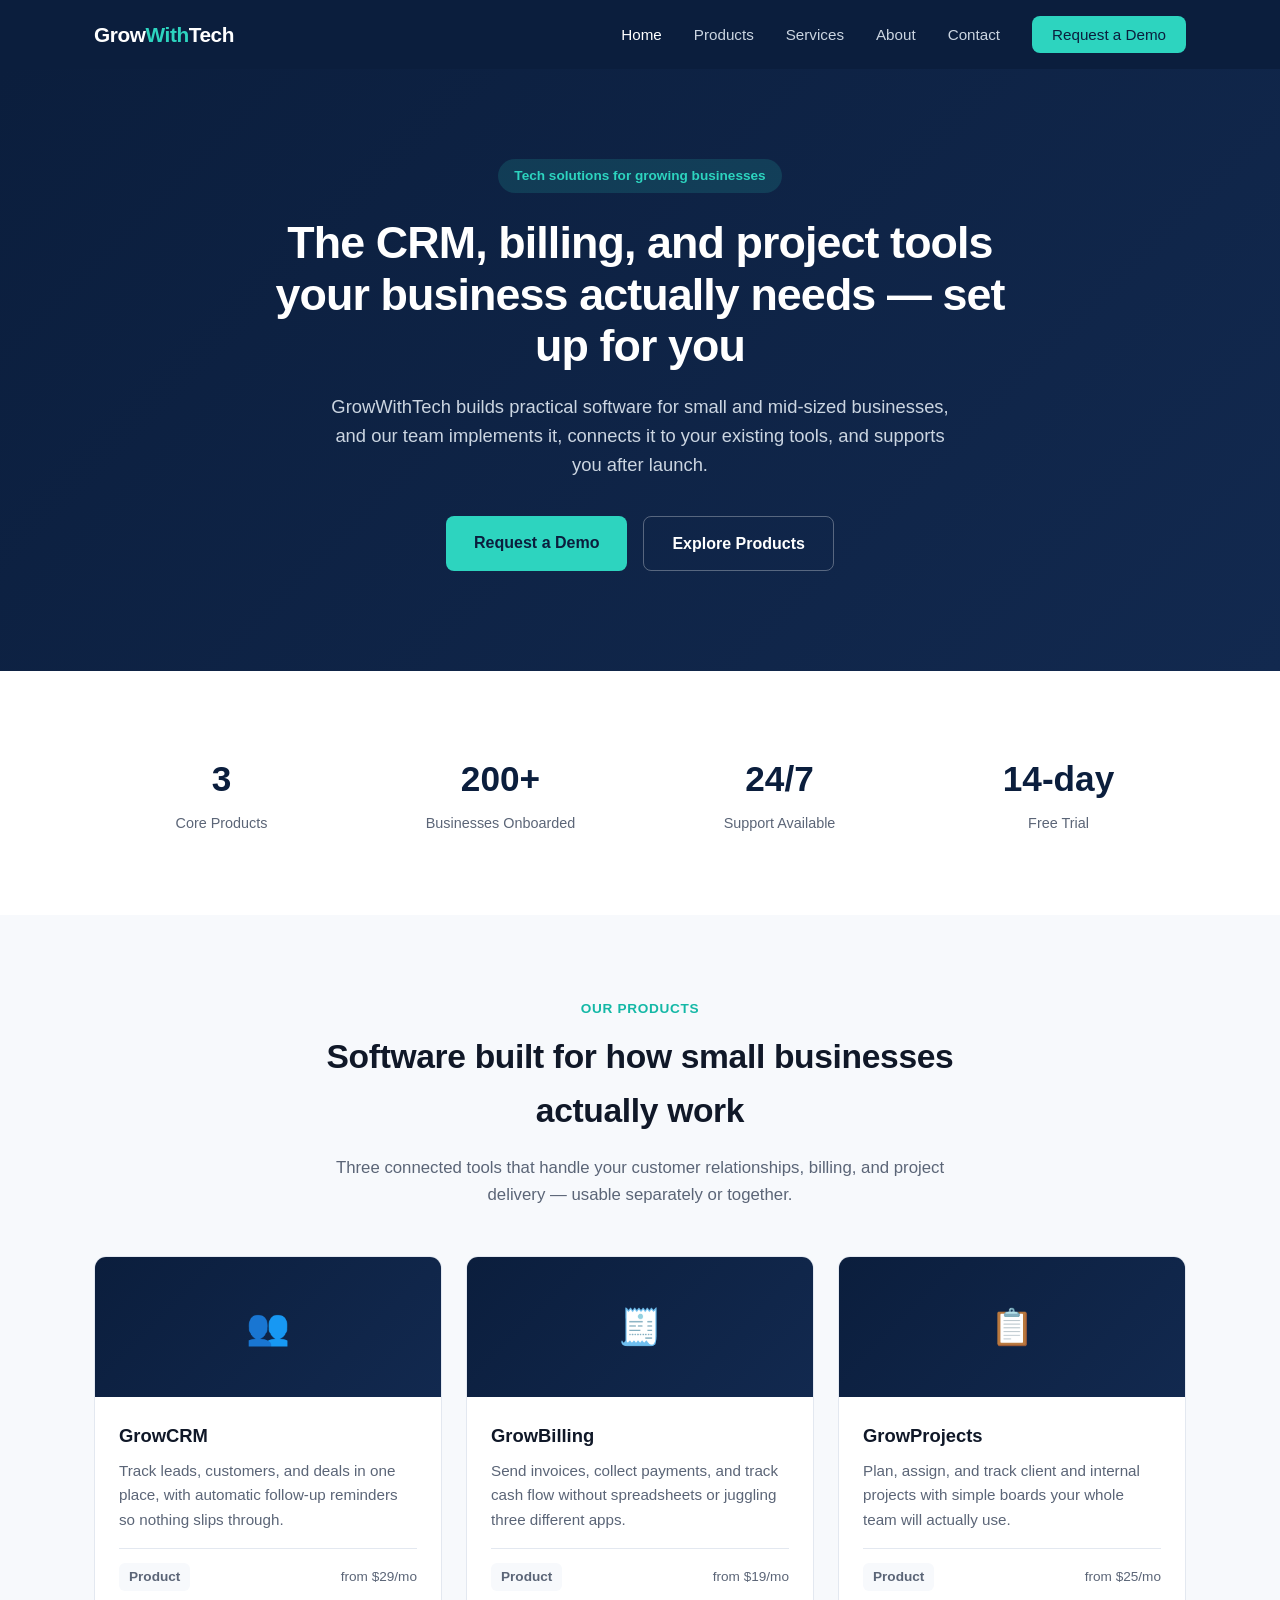
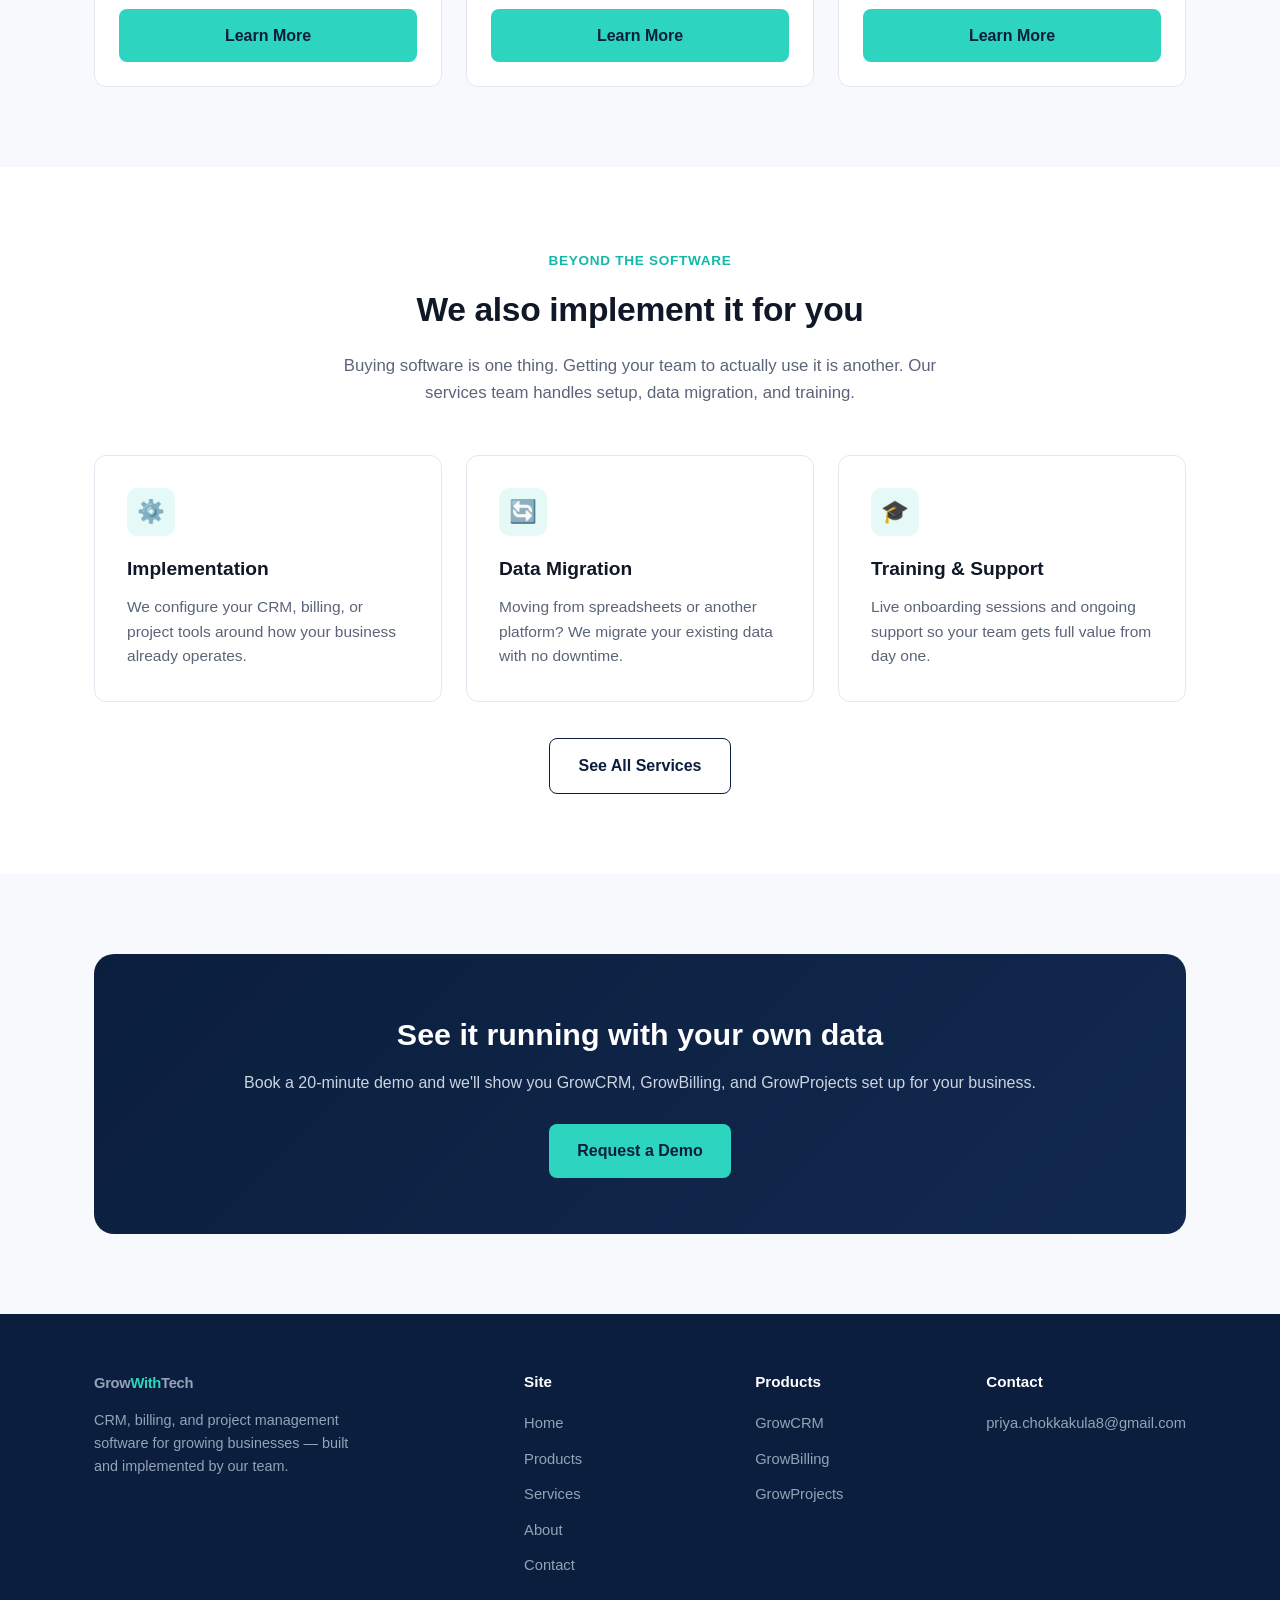
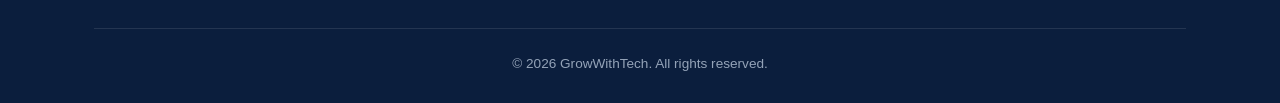
<file: index.html>
<!DOCTYPE html>
<html lang="en">
<head>
<meta charset="UTF-8">
<meta name="viewport" content="width=device-width, initial-scale=1.0">
<title>GrowWithTech — CRM, Billing &amp; Project Tools for Growing Businesses</title>
<meta name="description" content="GrowWithTech builds and implements CRM, billing, and project management software for growing businesses, plus hands-on setup and support.">
<link rel="stylesheet" href="css/style.css">
</head>
<body>

<header>
  <nav class="nav">
    <a href="index.html" class="logo">Grow<span>With</span>Tech</a>
    <ul class="nav-links">
      <li><a href="index.html">Home</a></li>
      <li><a href="products.html">Products</a></li>
      <li><a href="services.html">Services</a></li>
      <li><a href="about.html">About</a></li>
      <li><a href="contact.html">Contact</a></li>
      <li><a href="contact.html" class="nav-cta">Request a Demo</a></li>
    </ul>
    <button class="nav-toggle" aria-label="Toggle menu">☰</button>
  </nav>
</header>

<section class="hero">
  <div class="container">
    <span class="eyebrow">Tech solutions for growing businesses</span>
    <h1>The CRM, billing, and project tools your business actually needs — set up for you</h1>
    <p>GrowWithTech builds practical software for small and mid-sized businesses, and our team implements it, connects it to your existing tools, and supports you after launch.</p>
    <div class="btn-row">
      <a href="contact.html" class="btn btn-primary">Request a Demo</a>
      <a href="products.html" class="btn btn-outline">Explore Products</a>
    </div>
  </div>
</section>

<section class="section-alt">
  <div class="container">
    <div class="stats">
      <div><div class="num">3</div><div class="label">Core Products</div></div>
      <div><div class="num">200+</div><div class="label">Businesses Onboarded</div></div>
      <div><div class="num">24/7</div><div class="label">Support Available</div></div>
      <div><div class="num">14-day</div><div class="label">Free Trial</div></div>
    </div>
  </div>
</section>

<section>
  <div class="container">
    <div class="section-head">
      <span class="eyebrow-dark">Our products</span>
      <h2>Software built for how small businesses actually work</h2>
      <p>Three connected tools that handle your customer relationships, billing, and project delivery — usable separately or together.</p>
    </div>
    <div class="grid-3">
      <div class="course-card">
        <div class="thumb">👥</div>
        <div class="body">
          <h3>GrowCRM</h3>
          <p>Track leads, customers, and deals in one place, with automatic follow-up reminders so nothing slips through.</p>
          <div class="meta-row">
            <span class="level">Product</span>
            <span>from $29/mo</span>
          </div>
          <a href="products/crm.html" class="btn btn-primary" style="width:100%; text-align:center; margin-top:18px;">Learn More</a>
        </div>
      </div>
      <div class="course-card">
        <div class="thumb">🧾</div>
        <div class="body">
          <h3>GrowBilling</h3>
          <p>Send invoices, collect payments, and track cash flow without spreadsheets or juggling three different apps.</p>
          <div class="meta-row">
            <span class="level">Product</span>
            <span>from $19/mo</span>
          </div>
          <a href="products/billing.html" class="btn btn-primary" style="width:100%; text-align:center; margin-top:18px;">Learn More</a>
        </div>
      </div>
      <div class="course-card">
        <div class="thumb">📋</div>
        <div class="body">
          <h3>GrowProjects</h3>
          <p>Plan, assign, and track client and internal projects with simple boards your whole team will actually use.</p>
          <div class="meta-row">
            <span class="level">Product</span>
            <span>from $25/mo</span>
          </div>
          <a href="products/project-management.html" class="btn btn-primary" style="width:100%; text-align:center; margin-top:18px;">Learn More</a>
        </div>
      </div>
    </div>
  </div>
</section>

<section class="section-alt">
  <div class="container">
    <div class="section-head">
      <span class="eyebrow-dark">Beyond the software</span>
      <h2>We also implement it for you</h2>
      <p>Buying software is one thing. Getting your team to actually use it is another. Our services team handles setup, data migration, and training.</p>
    </div>
    <div class="grid-3">
      <div class="card">
        <div class="icon">⚙️</div>
        <h3>Implementation</h3>
        <p>We configure your CRM, billing, or project tools around how your business already operates.</p>
      </div>
      <div class="card">
        <div class="icon">🔄</div>
        <h3>Data Migration</h3>
        <p>Moving from spreadsheets or another platform? We migrate your existing data with no downtime.</p>
      </div>
      <div class="card">
        <div class="icon">🎓</div>
        <h3>Training &amp; Support</h3>
        <p>Live onboarding sessions and ongoing support so your team gets full value from day one.</p>
      </div>
    </div>
    <div style="text-align:center; margin-top:36px;">
      <a href="services.html" class="btn btn-outline" style="color:var(--navy); border-color:var(--navy);">See All Services</a>
    </div>
  </div>
</section>

<section>
  <div class="container">
    <div class="cta-banner">
      <h2>See it running with your own data</h2>
      <p>Book a 20-minute demo and we'll show you GrowCRM, GrowBilling, and GrowProjects set up for your business.</p>
      <a href="contact.html" class="btn btn-primary">Request a Demo</a>
    </div>
  </div>
</section>

<footer>
  <div class="container">
    <div class="footer-grid">
      <div>
        <a href="index.html" class="logo">Grow<span>With</span>Tech</a>
        <p style="margin-top:14px; font-size:0.9rem; max-width:280px;">CRM, billing, and project management software for growing businesses — built and implemented by our team.</p>
      </div>
      <div>
        <h4>Site</h4>
        <ul>
          <li><a href="index.html">Home</a></li>
          <li><a href="products.html">Products</a></li>
          <li><a href="services.html">Services</a></li>
          <li><a href="about.html">About</a></li>
          <li><a href="contact.html">Contact</a></li>
        </ul>
      </div>
      <div>
        <h4>Products</h4>
        <ul>
          <li><a href="products/crm.html">GrowCRM</a></li>
          <li><a href="products/billing.html">GrowBilling</a></li>
          <li><a href="products/project-management.html">GrowProjects</a></li>
        </ul>
      </div>
      <div>
        <h4>Contact</h4>
        <ul>
          <li><a href="mailto:priya.chokkakula8@gmail.com">priya.chokkakula8@gmail.com</a></li>
        </ul>
      </div>
    </div>
    <div class="footer-bottom">&copy; 2026 GrowWithTech. All rights reserved.</div>
  </div>
</footer>

<script src="js/main.js"></script>
</body>
</html>
</file>
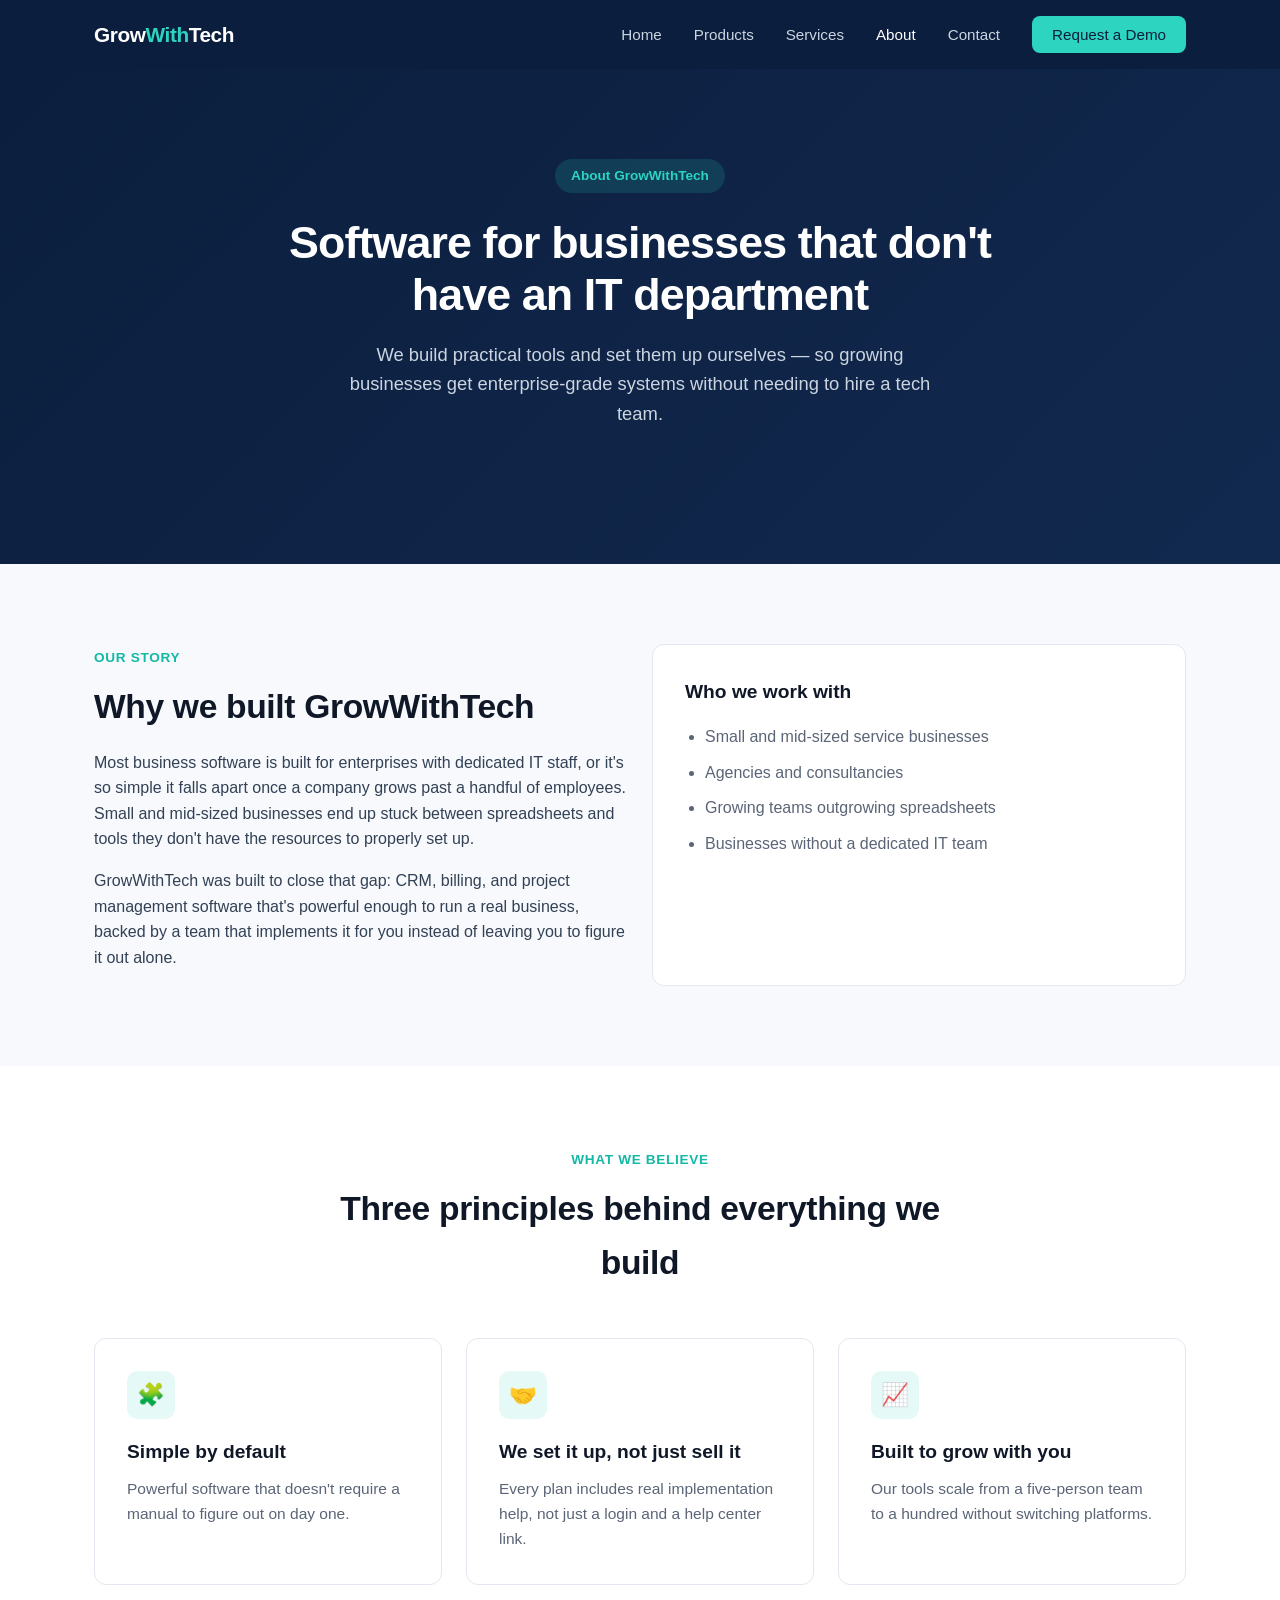
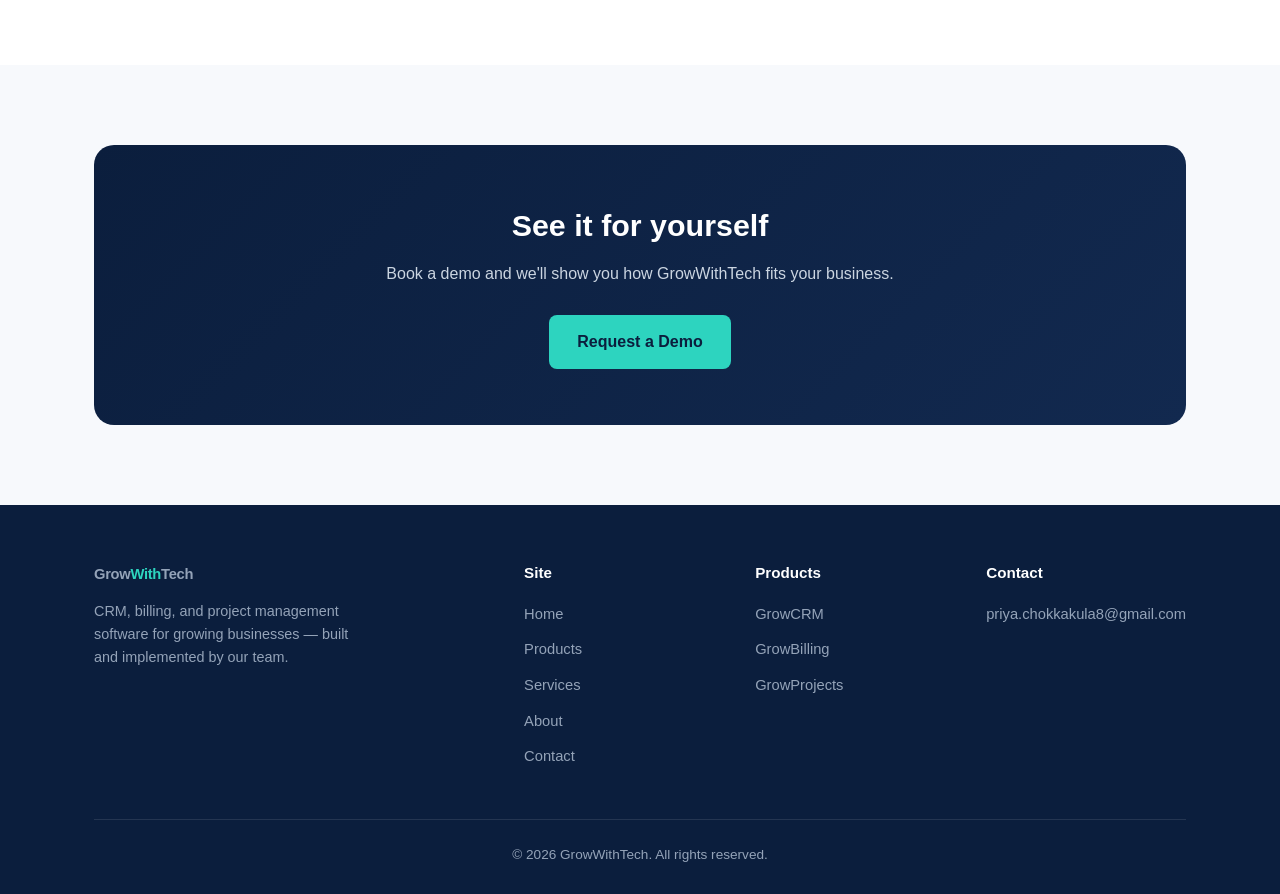
<file: about.html>
<!DOCTYPE html>
<html lang="en">
<head>
<meta charset="UTF-8">
<meta name="viewport" content="width=device-width, initial-scale=1.0">
<title>About — GrowWithTech</title>
<meta name="description" content="GrowWithTech builds and implements CRM, billing, and project management software for growing businesses.">
<link rel="stylesheet" href="css/style.css">
</head>
<body>

<header>
  <nav class="nav">
    <a href="index.html" class="logo">Grow<span>With</span>Tech</a>
    <ul class="nav-links">
      <li><a href="index.html">Home</a></li>
      <li><a href="products.html">Products</a></li>
      <li><a href="services.html">Services</a></li>
      <li><a href="about.html">About</a></li>
      <li><a href="contact.html">Contact</a></li>
      <li><a href="contact.html" class="nav-cta">Request a Demo</a></li>
    </ul>
    <button class="nav-toggle" aria-label="Toggle menu">☰</button>
  </nav>
</header>

<section class="hero">
  <div class="container">
    <span class="eyebrow">About GrowWithTech</span>
    <h1>Software for businesses that don't have an IT department</h1>
    <p>We build practical tools and set them up ourselves — so growing businesses get enterprise-grade systems without needing to hire a tech team.</p>
  </div>
</section>

<section>
  <div class="container">
    <div class="grid-2">
      <div>
        <div class="section-head" style="text-align:left; margin:0;">
          <span class="eyebrow-dark">Our story</span>
          <h2>Why we built GrowWithTech</h2>
        </div>
        <p style="color:#334155; margin-top:16px;">Most business software is built for enterprises with dedicated IT staff, or it's so simple it falls apart once a company grows past a handful of employees. Small and mid-sized businesses end up stuck between spreadsheets and tools they don't have the resources to properly set up.</p>
        <p style="color:#334155;">GrowWithTech was built to close that gap: CRM, billing, and project management software that's powerful enough to run a real business, backed by a team that implements it for you instead of leaving you to figure it out alone.</p>
      </div>
      <div class="card">
        <h3 style="margin-bottom:16px;">Who we work with</h3>
        <ul style="color:#5b6577; padding-left:20px; margin:0;">
          <li style="margin-bottom:10px;">Small and mid-sized service businesses</li>
          <li style="margin-bottom:10px;">Agencies and consultancies</li>
          <li style="margin-bottom:10px;">Growing teams outgrowing spreadsheets</li>
          <li style="margin-bottom:10px;">Businesses without a dedicated IT team</li>
        </ul>
      </div>
    </div>
  </div>
</section>

<section class="section-alt">
  <div class="container">
    <div class="section-head">
      <span class="eyebrow-dark">What we believe</span>
      <h2>Three principles behind everything we build</h2>
    </div>
    <div class="grid-3">
      <div class="card">
        <div class="icon">🧩</div>
        <h3>Simple by default</h3>
        <p>Powerful software that doesn't require a manual to figure out on day one.</p>
      </div>
      <div class="card">
        <div class="icon">🤝</div>
        <h3>We set it up, not just sell it</h3>
        <p>Every plan includes real implementation help, not just a login and a help center link.</p>
      </div>
      <div class="card">
        <div class="icon">📈</div>
        <h3>Built to grow with you</h3>
        <p>Our tools scale from a five-person team to a hundred without switching platforms.</p>
      </div>
    </div>
  </div>
</section>

<section>
  <div class="container">
    <div class="cta-banner">
      <h2>See it for yourself</h2>
      <p>Book a demo and we'll show you how GrowWithTech fits your business.</p>
      <a href="contact.html" class="btn btn-primary">Request a Demo</a>
    </div>
  </div>
</section>

<footer>
  <div class="container">
    <div class="footer-grid">
      <div>
        <a href="index.html" class="logo">Grow<span>With</span>Tech</a>
        <p style="margin-top:14px; font-size:0.9rem; max-width:280px;">CRM, billing, and project management software for growing businesses — built and implemented by our team.</p>
      </div>
      <div>
        <h4>Site</h4>
        <ul>
          <li><a href="index.html">Home</a></li>
          <li><a href="products.html">Products</a></li>
          <li><a href="services.html">Services</a></li>
          <li><a href="about.html">About</a></li>
          <li><a href="contact.html">Contact</a></li>
        </ul>
      </div>
      <div>
        <h4>Products</h4>
        <ul>
          <li><a href="products/crm.html">GrowCRM</a></li>
          <li><a href="products/billing.html">GrowBilling</a></li>
          <li><a href="products/project-management.html">GrowProjects</a></li>
        </ul>
      </div>
      <div>
        <h4>Contact</h4>
        <ul>
          <li><a href="mailto:priya.chokkakula8@gmail.com">priya.chokkakula8@gmail.com</a></li>
        </ul>
      </div>
    </div>
    <div class="footer-bottom">&copy; 2026 GrowWithTech. All rights reserved.</div>
  </div>
</footer>

<script src="js/main.js"></script>
</body>
</html>
</file>
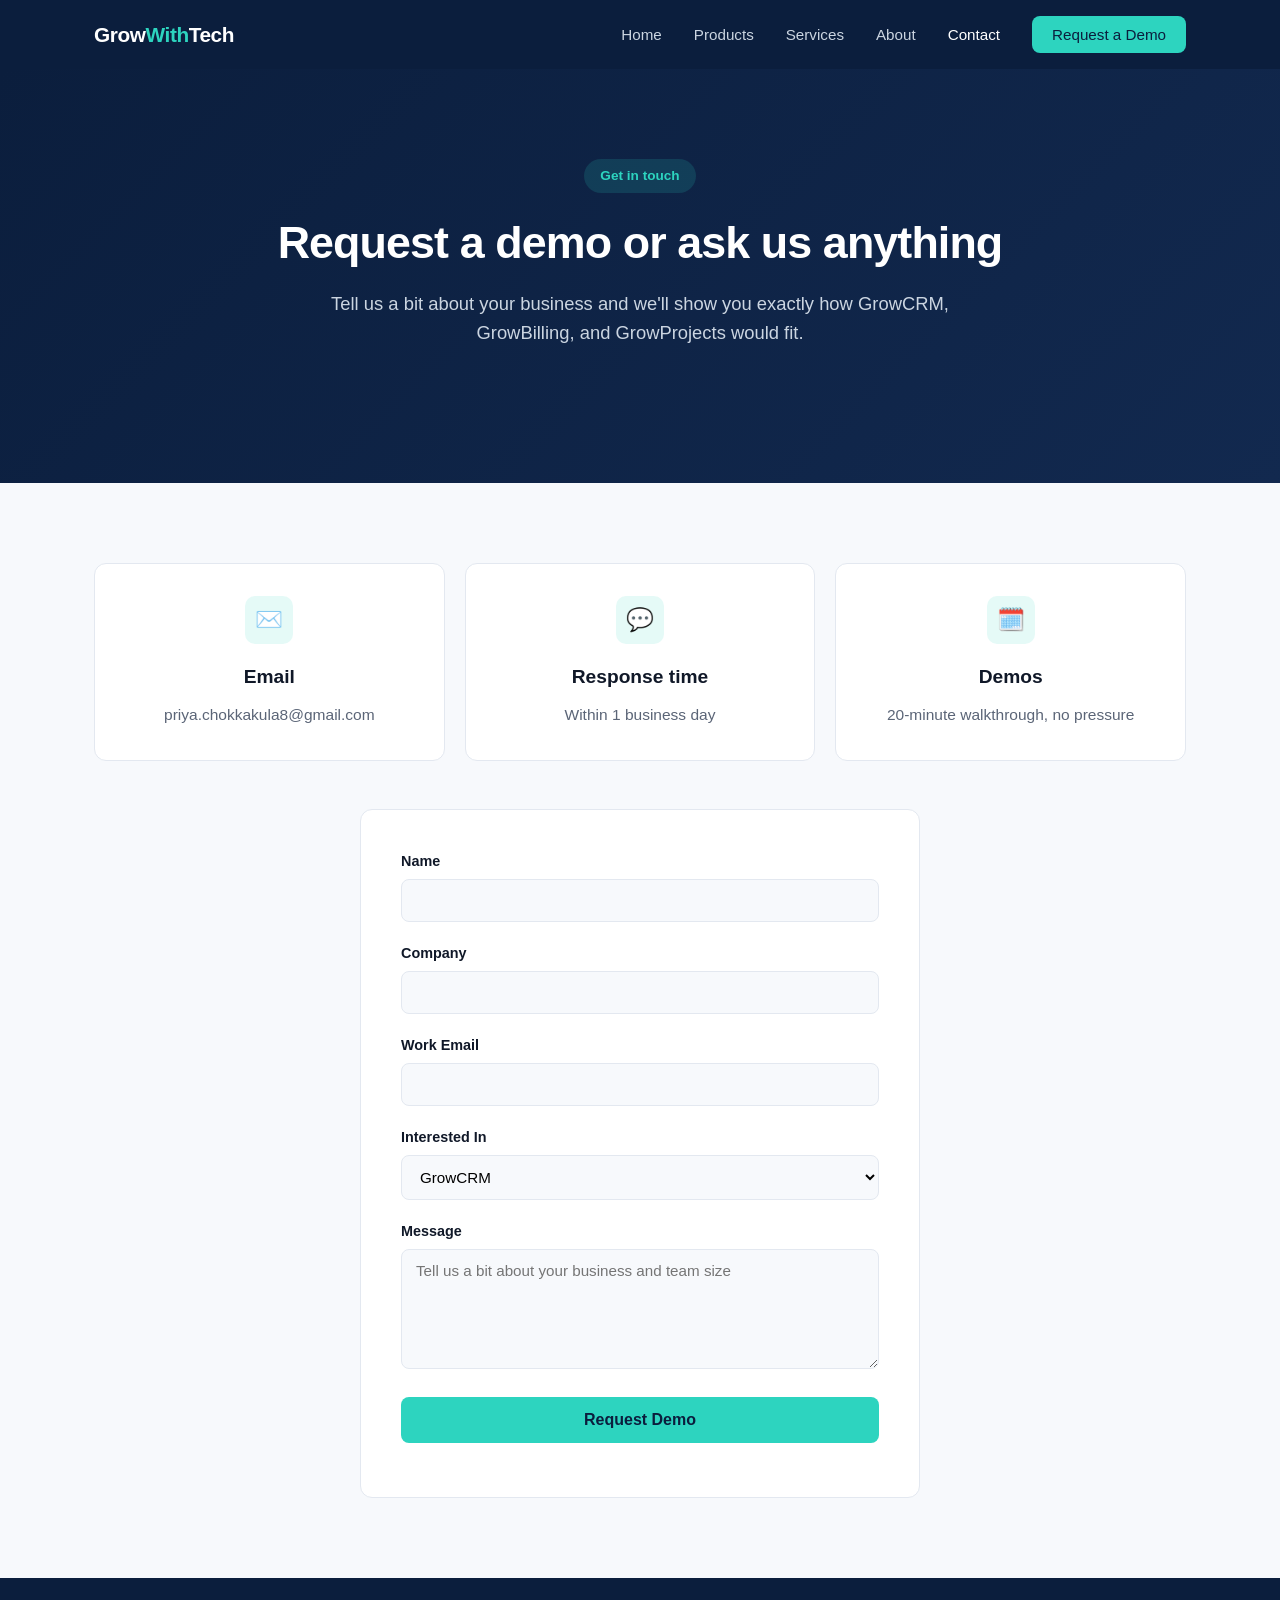
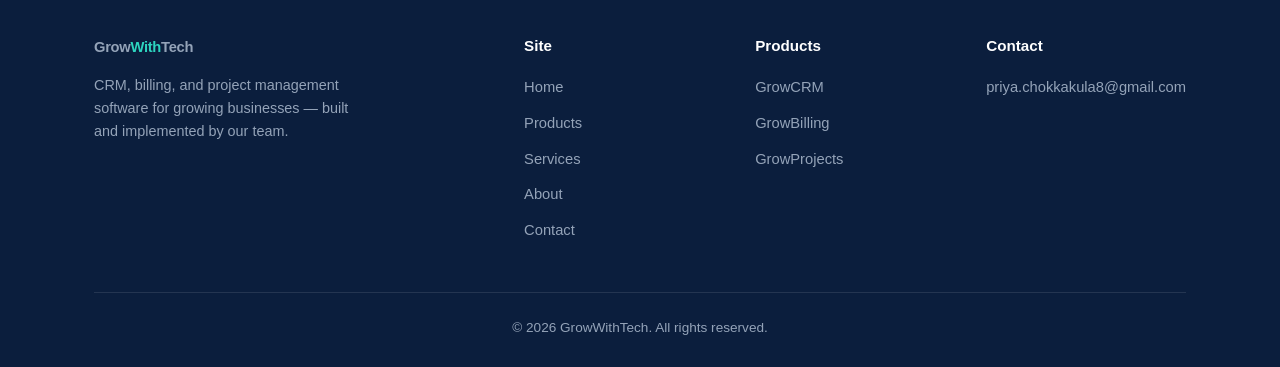
<file: contact.html>
<!DOCTYPE html>
<html lang="en">
<head>
<meta charset="UTF-8">
<meta name="viewport" content="width=device-width, initial-scale=1.0">
<title>Contact — GrowWithTech</title>
<meta name="description" content="Request a demo or get in touch with GrowWithTech.">
<link rel="stylesheet" href="css/style.css">
</head>
<body>

<header>
  <nav class="nav">
    <a href="index.html" class="logo">Grow<span>With</span>Tech</a>
    <ul class="nav-links">
      <li><a href="index.html">Home</a></li>
      <li><a href="products.html">Products</a></li>
      <li><a href="services.html">Services</a></li>
      <li><a href="about.html">About</a></li>
      <li><a href="contact.html">Contact</a></li>
      <li><a href="contact.html" class="nav-cta">Request a Demo</a></li>
    </ul>
    <button class="nav-toggle" aria-label="Toggle menu">☰</button>
  </nav>
</header>

<section class="hero">
  <div class="container">
    <span class="eyebrow">Get in touch</span>
    <h1>Request a demo or ask us anything</h1>
    <p>Tell us a bit about your business and we'll show you exactly how GrowCRM, GrowBilling, and GrowProjects would fit.</p>
  </div>
</section>

<section>
  <div class="container">
    <div class="contact-info">
      <div class="card">
        <div class="icon" style="margin:0 auto 18px;">✉️</div>
        <h3>Email</h3>
        <p><a href="mailto:priya.chokkakula8@gmail.com">priya.chokkakula8@gmail.com</a></p>
      </div>
      <div class="card">
        <div class="icon" style="margin:0 auto 18px;">💬</div>
        <h3>Response time</h3>
        <p>Within 1 business day</p>
      </div>
      <div class="card">
        <div class="icon" style="margin:0 auto 18px;">🗓️</div>
        <h3>Demos</h3>
        <p>20-minute walkthrough, no pressure</p>
      </div>
    </div>

    <div class="form-card">
      <form id="contact-form">
        <div class="form-group">
          <label for="name">Name</label>
          <input type="text" id="name" name="name" required>
        </div>
        <div class="form-group">
          <label for="company">Company</label>
          <input type="text" id="company" name="company">
        </div>
        <div class="form-group">
          <label for="email">Work Email</label>
          <input type="email" id="email" name="email" required>
        </div>
        <div class="form-group">
          <label for="interest">Interested In</label>
          <select id="interest" name="interest">
            <option>GrowCRM</option>
            <option>GrowBilling</option>
            <option>GrowProjects</option>
            <option>All three (bundle)</option>
            <option>Not sure yet</option>
          </select>
        </div>
        <div class="form-group">
          <label for="message">Message</label>
          <textarea id="message" name="message" placeholder="Tell us a bit about your business and team size"></textarea>
        </div>
        <button type="submit" class="btn btn-primary" style="width:100%;">Request Demo</button>
        <p id="form-status" style="margin-top:14px; font-size:0.9rem;"></p>
      </form>
    </div>
  </div>
</section>

<footer>
  <div class="container">
    <div class="footer-grid">
      <div>
        <a href="index.html" class="logo">Grow<span>With</span>Tech</a>
        <p style="margin-top:14px; font-size:0.9rem; max-width:280px;">CRM, billing, and project management software for growing businesses — built and implemented by our team.</p>
      </div>
      <div>
        <h4>Site</h4>
        <ul>
          <li><a href="index.html">Home</a></li>
          <li><a href="products.html">Products</a></li>
          <li><a href="services.html">Services</a></li>
          <li><a href="about.html">About</a></li>
          <li><a href="contact.html">Contact</a></li>
        </ul>
      </div>
      <div>
        <h4>Products</h4>
        <ul>
          <li><a href="products/crm.html">GrowCRM</a></li>
          <li><a href="products/billing.html">GrowBilling</a></li>
          <li><a href="products/project-management.html">GrowProjects</a></li>
        </ul>
      </div>
      <div>
        <h4>Contact</h4>
        <ul>
          <li><a href="mailto:priya.chokkakula8@gmail.com">priya.chokkakula8@gmail.com</a></li>
        </ul>
      </div>
    </div>
    <div class="footer-bottom">&copy; 2026 GrowWithTech. All rights reserved.</div>
  </div>
</footer>

<script src="js/main.js"></script>
</body>
</html>
</file>
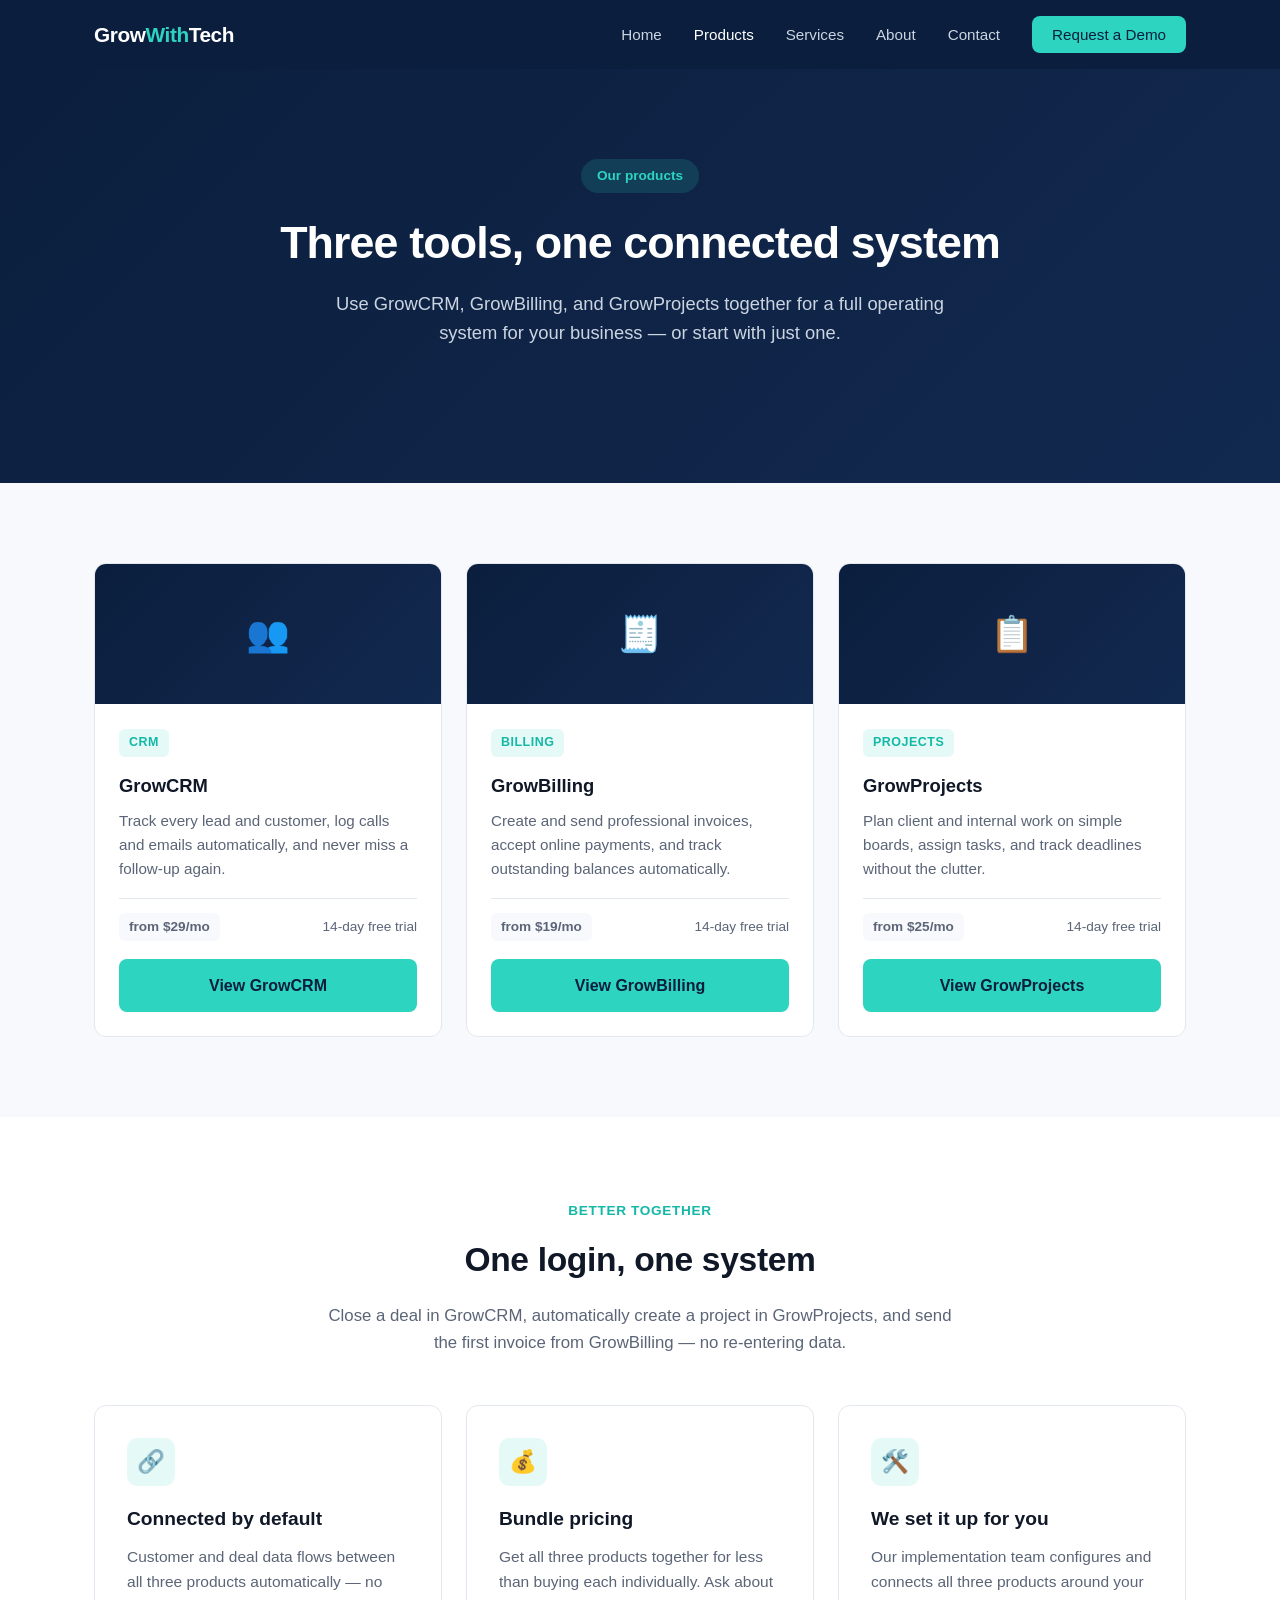
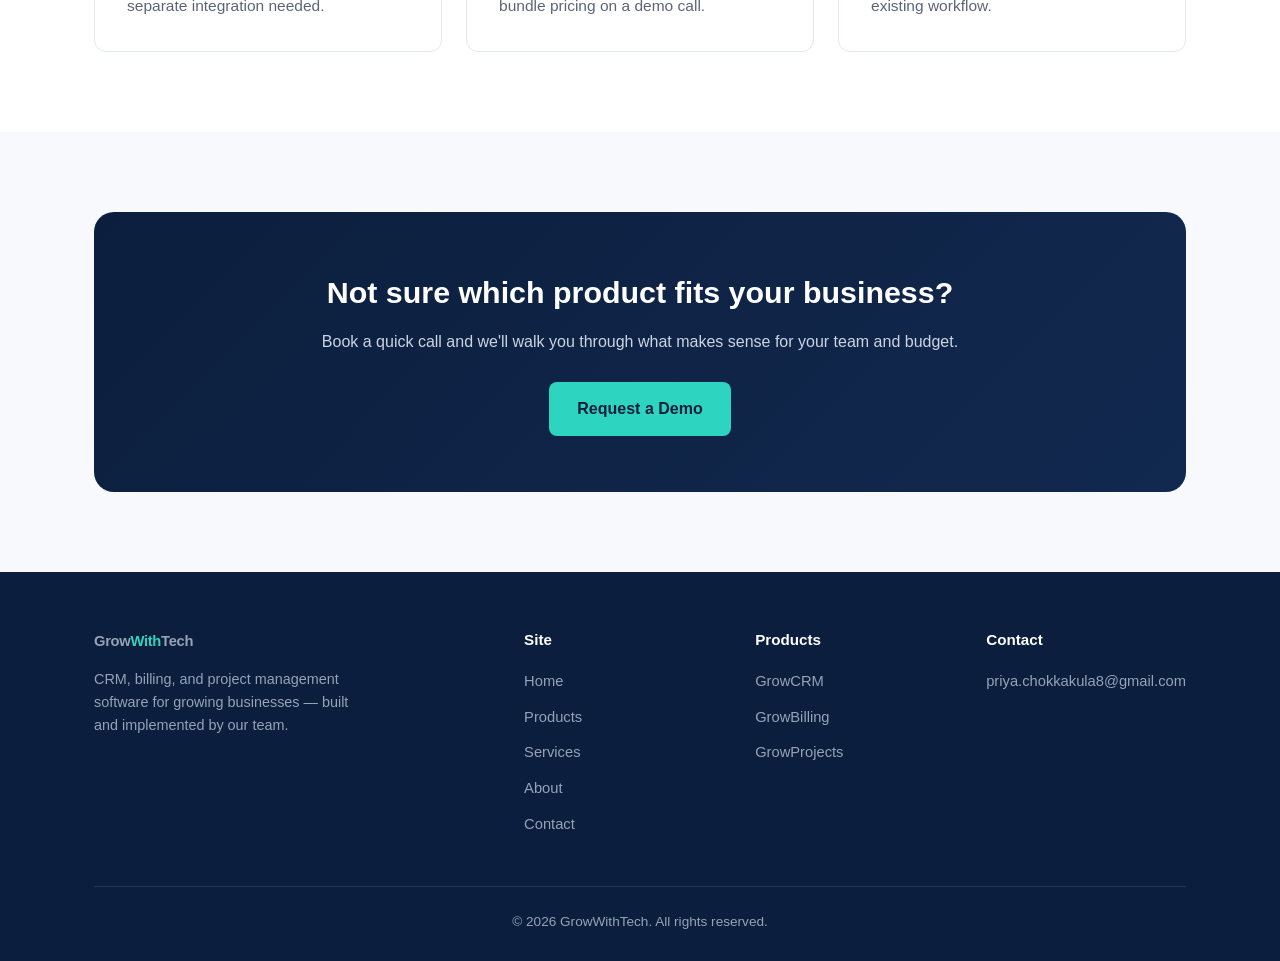
<file: products.html>
<!DOCTYPE html>
<html lang="en">
<head>
<meta charset="UTF-8">
<meta name="viewport" content="width=device-width, initial-scale=1.0">
<title>Products — GrowWithTech</title>
<meta name="description" content="GrowCRM, GrowBilling, and GrowProjects — connected software for growing businesses.">
<link rel="stylesheet" href="css/style.css">
</head>
<body>

<header>
  <nav class="nav">
    <a href="index.html" class="logo">Grow<span>With</span>Tech</a>
    <ul class="nav-links">
      <li><a href="index.html">Home</a></li>
      <li><a href="products.html">Products</a></li>
      <li><a href="services.html">Services</a></li>
      <li><a href="about.html">About</a></li>
      <li><a href="contact.html">Contact</a></li>
      <li><a href="contact.html" class="nav-cta">Request a Demo</a></li>
    </ul>
    <button class="nav-toggle" aria-label="Toggle menu">☰</button>
  </nav>
</header>

<section class="hero">
  <div class="container">
    <span class="eyebrow">Our products</span>
    <h1>Three tools, one connected system</h1>
    <p>Use GrowCRM, GrowBilling, and GrowProjects together for a full operating system for your business — or start with just one.</p>
  </div>
</section>

<section>
  <div class="container">
    <div class="grid-3">

      <div class="course-card">
        <div class="thumb">👥</div>
        <div class="body">
          <span class="tag">CRM</span>
          <h3>GrowCRM</h3>
          <p>Track every lead and customer, log calls and emails automatically, and never miss a follow-up again.</p>
          <div class="meta-row">
            <span class="level">from $29/mo</span>
            <span>14-day free trial</span>
          </div>
          <a href="products/crm.html" class="btn btn-primary" style="width:100%; text-align:center; margin-top:18px;">View GrowCRM</a>
        </div>
      </div>

      <div class="course-card">
        <div class="thumb">🧾</div>
        <div class="body">
          <span class="tag">Billing</span>
          <h3>GrowBilling</h3>
          <p>Create and send professional invoices, accept online payments, and track outstanding balances automatically.</p>
          <div class="meta-row">
            <span class="level">from $19/mo</span>
            <span>14-day free trial</span>
          </div>
          <a href="products/billing.html" class="btn btn-primary" style="width:100%; text-align:center; margin-top:18px;">View GrowBilling</a>
        </div>
      </div>

      <div class="course-card">
        <div class="thumb">📋</div>
        <div class="body">
          <span class="tag">Projects</span>
          <h3>GrowProjects</h3>
          <p>Plan client and internal work on simple boards, assign tasks, and track deadlines without the clutter.</p>
          <div class="meta-row">
            <span class="level">from $25/mo</span>
            <span>14-day free trial</span>
          </div>
          <a href="products/project-management.html" class="btn btn-primary" style="width:100%; text-align:center; margin-top:18px;">View GrowProjects</a>
        </div>
      </div>

    </div>
  </div>
</section>

<section class="section-alt">
  <div class="container">
    <div class="section-head">
      <span class="eyebrow-dark">Better together</span>
      <h2>One login, one system</h2>
      <p>Close a deal in GrowCRM, automatically create a project in GrowProjects, and send the first invoice from GrowBilling — no re-entering data.</p>
    </div>
    <div class="grid-3">
      <div class="card">
        <div class="icon">🔗</div>
        <h3>Connected by default</h3>
        <p>Customer and deal data flows between all three products automatically — no separate integration needed.</p>
      </div>
      <div class="card">
        <div class="icon">💰</div>
        <h3>Bundle pricing</h3>
        <p>Get all three products together for less than buying each individually. Ask about bundle pricing on a demo call.</p>
      </div>
      <div class="card">
        <div class="icon">🛠️</div>
        <h3>We set it up for you</h3>
        <p>Our implementation team configures and connects all three products around your existing workflow.</p>
      </div>
    </div>
  </div>
</section>

<section>
  <div class="container">
    <div class="cta-banner">
      <h2>Not sure which product fits your business?</h2>
      <p>Book a quick call and we'll walk you through what makes sense for your team and budget.</p>
      <a href="contact.html" class="btn btn-primary">Request a Demo</a>
    </div>
  </div>
</section>

<footer>
  <div class="container">
    <div class="footer-grid">
      <div>
        <a href="index.html" class="logo">Grow<span>With</span>Tech</a>
        <p style="margin-top:14px; font-size:0.9rem; max-width:280px;">CRM, billing, and project management software for growing businesses — built and implemented by our team.</p>
      </div>
      <div>
        <h4>Site</h4>
        <ul>
          <li><a href="index.html">Home</a></li>
          <li><a href="products.html">Products</a></li>
          <li><a href="services.html">Services</a></li>
          <li><a href="about.html">About</a></li>
          <li><a href="contact.html">Contact</a></li>
        </ul>
      </div>
      <div>
        <h4>Products</h4>
        <ul>
          <li><a href="products/crm.html">GrowCRM</a></li>
          <li><a href="products/billing.html">GrowBilling</a></li>
          <li><a href="products/project-management.html">GrowProjects</a></li>
        </ul>
      </div>
      <div>
        <h4>Contact</h4>
        <ul>
          <li><a href="mailto:priya.chokkakula8@gmail.com">priya.chokkakula8@gmail.com</a></li>
        </ul>
      </div>
    </div>
    <div class="footer-bottom">&copy; 2026 GrowWithTech. All rights reserved.</div>
  </div>
</footer>

<script src="js/main.js"></script>
</body>
</html>
</file>
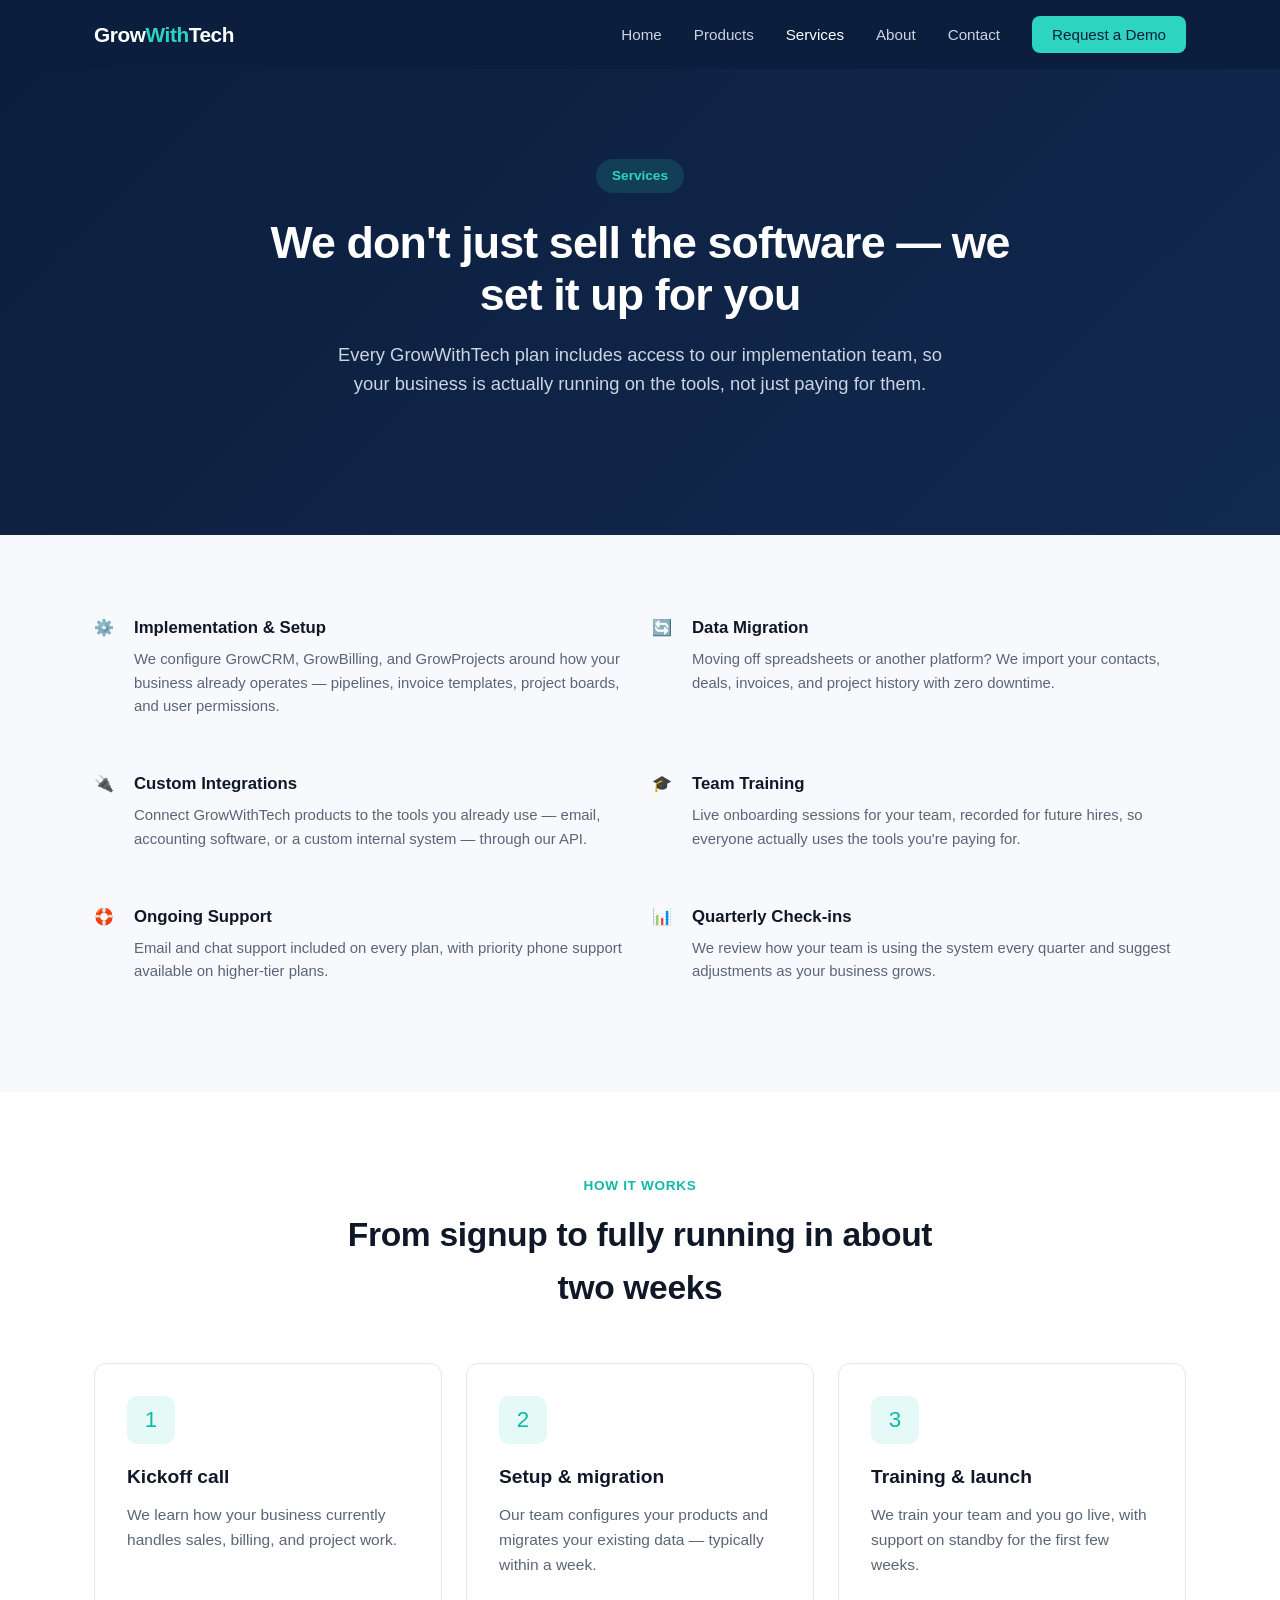
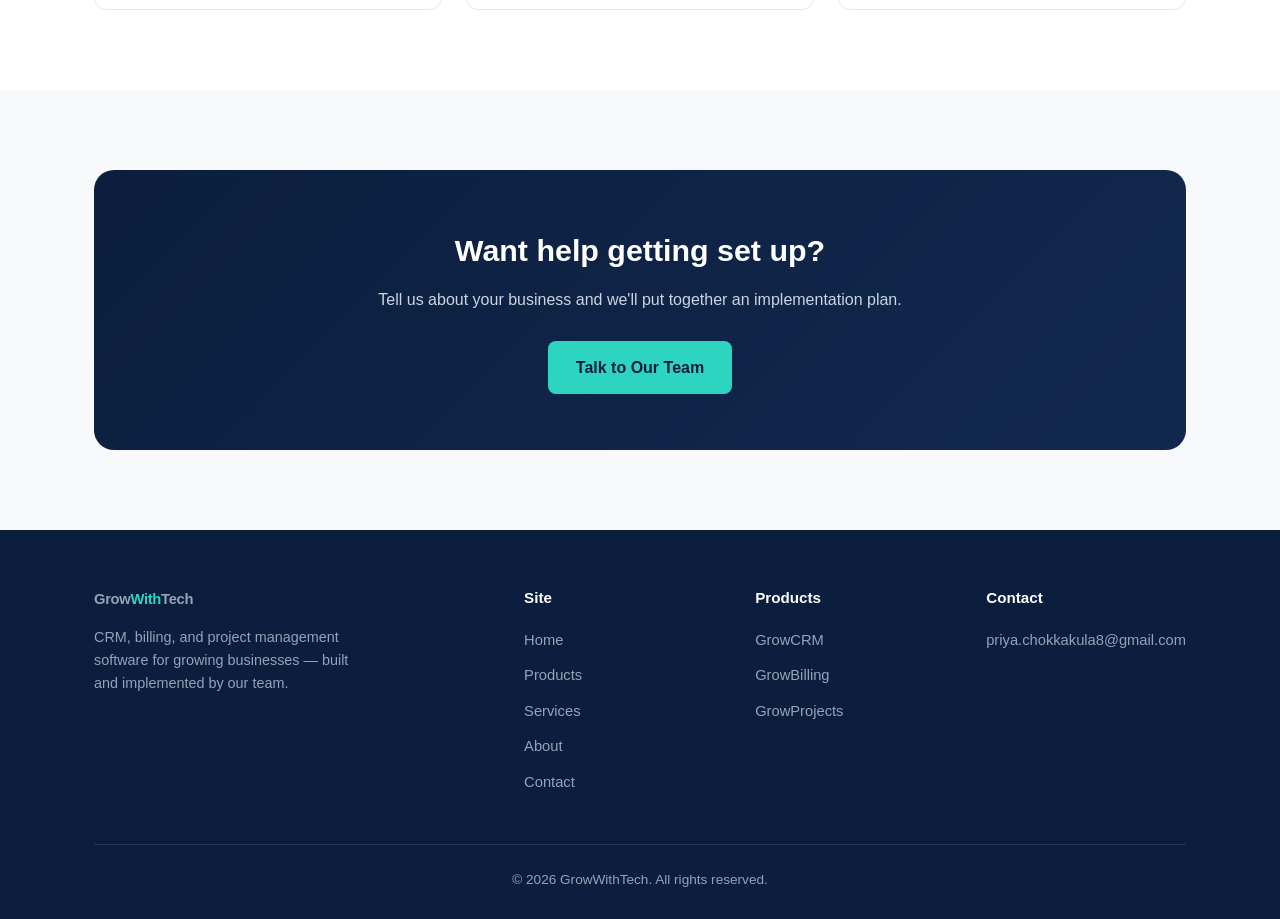
<file: services.html>
<!DOCTYPE html>
<html lang="en">
<head>
<meta charset="UTF-8">
<meta name="viewport" content="width=device-width, initial-scale=1.0">
<title>Services — GrowWithTech</title>
<meta name="description" content="Implementation, data migration, training, and ongoing support for GrowWithTech's CRM, billing, and project management software.">
<link rel="stylesheet" href="css/style.css">
</head>
<body>

<header>
  <nav class="nav">
    <a href="index.html" class="logo">Grow<span>With</span>Tech</a>
    <ul class="nav-links">
      <li><a href="index.html">Home</a></li>
      <li><a href="products.html">Products</a></li>
      <li><a href="services.html">Services</a></li>
      <li><a href="about.html">About</a></li>
      <li><a href="contact.html">Contact</a></li>
      <li><a href="contact.html" class="nav-cta">Request a Demo</a></li>
    </ul>
    <button class="nav-toggle" aria-label="Toggle menu">☰</button>
  </nav>
</header>

<section class="hero">
  <div class="container">
    <span class="eyebrow">Services</span>
    <h1>We don't just sell the software — we set it up for you</h1>
    <p>Every GrowWithTech plan includes access to our implementation team, so your business is actually running on the tools, not just paying for them.</p>
  </div>
</section>

<section>
  <div class="container">
    <div class="grid-2">
      <div class="feature-row">
        <div class="icon" style="margin-bottom:0;">⚙️</div>
        <div>
          <h3>Implementation &amp; Setup</h3>
          <p>We configure GrowCRM, GrowBilling, and GrowProjects around how your business already operates — pipelines, invoice templates, project boards, and user permissions.</p>
        </div>
      </div>
      <div class="feature-row">
        <div class="icon" style="margin-bottom:0;">🔄</div>
        <div>
          <h3>Data Migration</h3>
          <p>Moving off spreadsheets or another platform? We import your contacts, deals, invoices, and project history with zero downtime.</p>
        </div>
      </div>
      <div class="feature-row">
        <div class="icon" style="margin-bottom:0;">🔌</div>
        <div>
          <h3>Custom Integrations</h3>
          <p>Connect GrowWithTech products to the tools you already use — email, accounting software, or a custom internal system — through our API.</p>
        </div>
      </div>
      <div class="feature-row">
        <div class="icon" style="margin-bottom:0;">🎓</div>
        <div>
          <h3>Team Training</h3>
          <p>Live onboarding sessions for your team, recorded for future hires, so everyone actually uses the tools you're paying for.</p>
        </div>
      </div>
      <div class="feature-row">
        <div class="icon" style="margin-bottom:0;">🛟</div>
        <div>
          <h3>Ongoing Support</h3>
          <p>Email and chat support included on every plan, with priority phone support available on higher-tier plans.</p>
        </div>
      </div>
      <div class="feature-row">
        <div class="icon" style="margin-bottom:0;">📊</div>
        <div>
          <h3>Quarterly Check-ins</h3>
          <p>We review how your team is using the system every quarter and suggest adjustments as your business grows.</p>
        </div>
      </div>
    </div>
  </div>
</section>

<section class="section-alt">
  <div class="container">
    <div class="section-head">
      <span class="eyebrow-dark">How it works</span>
      <h2>From signup to fully running in about two weeks</h2>
    </div>
    <div class="grid-3">
      <div class="card">
        <div class="icon">1</div>
        <h3>Kickoff call</h3>
        <p>We learn how your business currently handles sales, billing, and project work.</p>
      </div>
      <div class="card">
        <div class="icon">2</div>
        <h3>Setup &amp; migration</h3>
        <p>Our team configures your products and migrates your existing data — typically within a week.</p>
      </div>
      <div class="card">
        <div class="icon">3</div>
        <h3>Training &amp; launch</h3>
        <p>We train your team and you go live, with support on standby for the first few weeks.</p>
      </div>
    </div>
  </div>
</section>

<section>
  <div class="container">
    <div class="cta-banner">
      <h2>Want help getting set up?</h2>
      <p>Tell us about your business and we'll put together an implementation plan.</p>
      <a href="contact.html" class="btn btn-primary">Talk to Our Team</a>
    </div>
  </div>
</section>

<footer>
  <div class="container">
    <div class="footer-grid">
      <div>
        <a href="index.html" class="logo">Grow<span>With</span>Tech</a>
        <p style="margin-top:14px; font-size:0.9rem; max-width:280px;">CRM, billing, and project management software for growing businesses — built and implemented by our team.</p>
      </div>
      <div>
        <h4>Site</h4>
        <ul>
          <li><a href="index.html">Home</a></li>
          <li><a href="products.html">Products</a></li>
          <li><a href="services.html">Services</a></li>
          <li><a href="about.html">About</a></li>
          <li><a href="contact.html">Contact</a></li>
        </ul>
      </div>
      <div>
        <h4>Products</h4>
        <ul>
          <li><a href="products/crm.html">GrowCRM</a></li>
          <li><a href="products/billing.html">GrowBilling</a></li>
          <li><a href="products/project-management.html">GrowProjects</a></li>
        </ul>
      </div>
      <div>
        <h4>Contact</h4>
        <ul>
          <li><a href="mailto:priya.chokkakula8@gmail.com">priya.chokkakula8@gmail.com</a></li>
        </ul>
      </div>
    </div>
    <div class="footer-bottom">&copy; 2026 GrowWithTech. All rights reserved.</div>
  </div>
</footer>

<script src="js/main.js"></script>
</body>
</html>
</file>
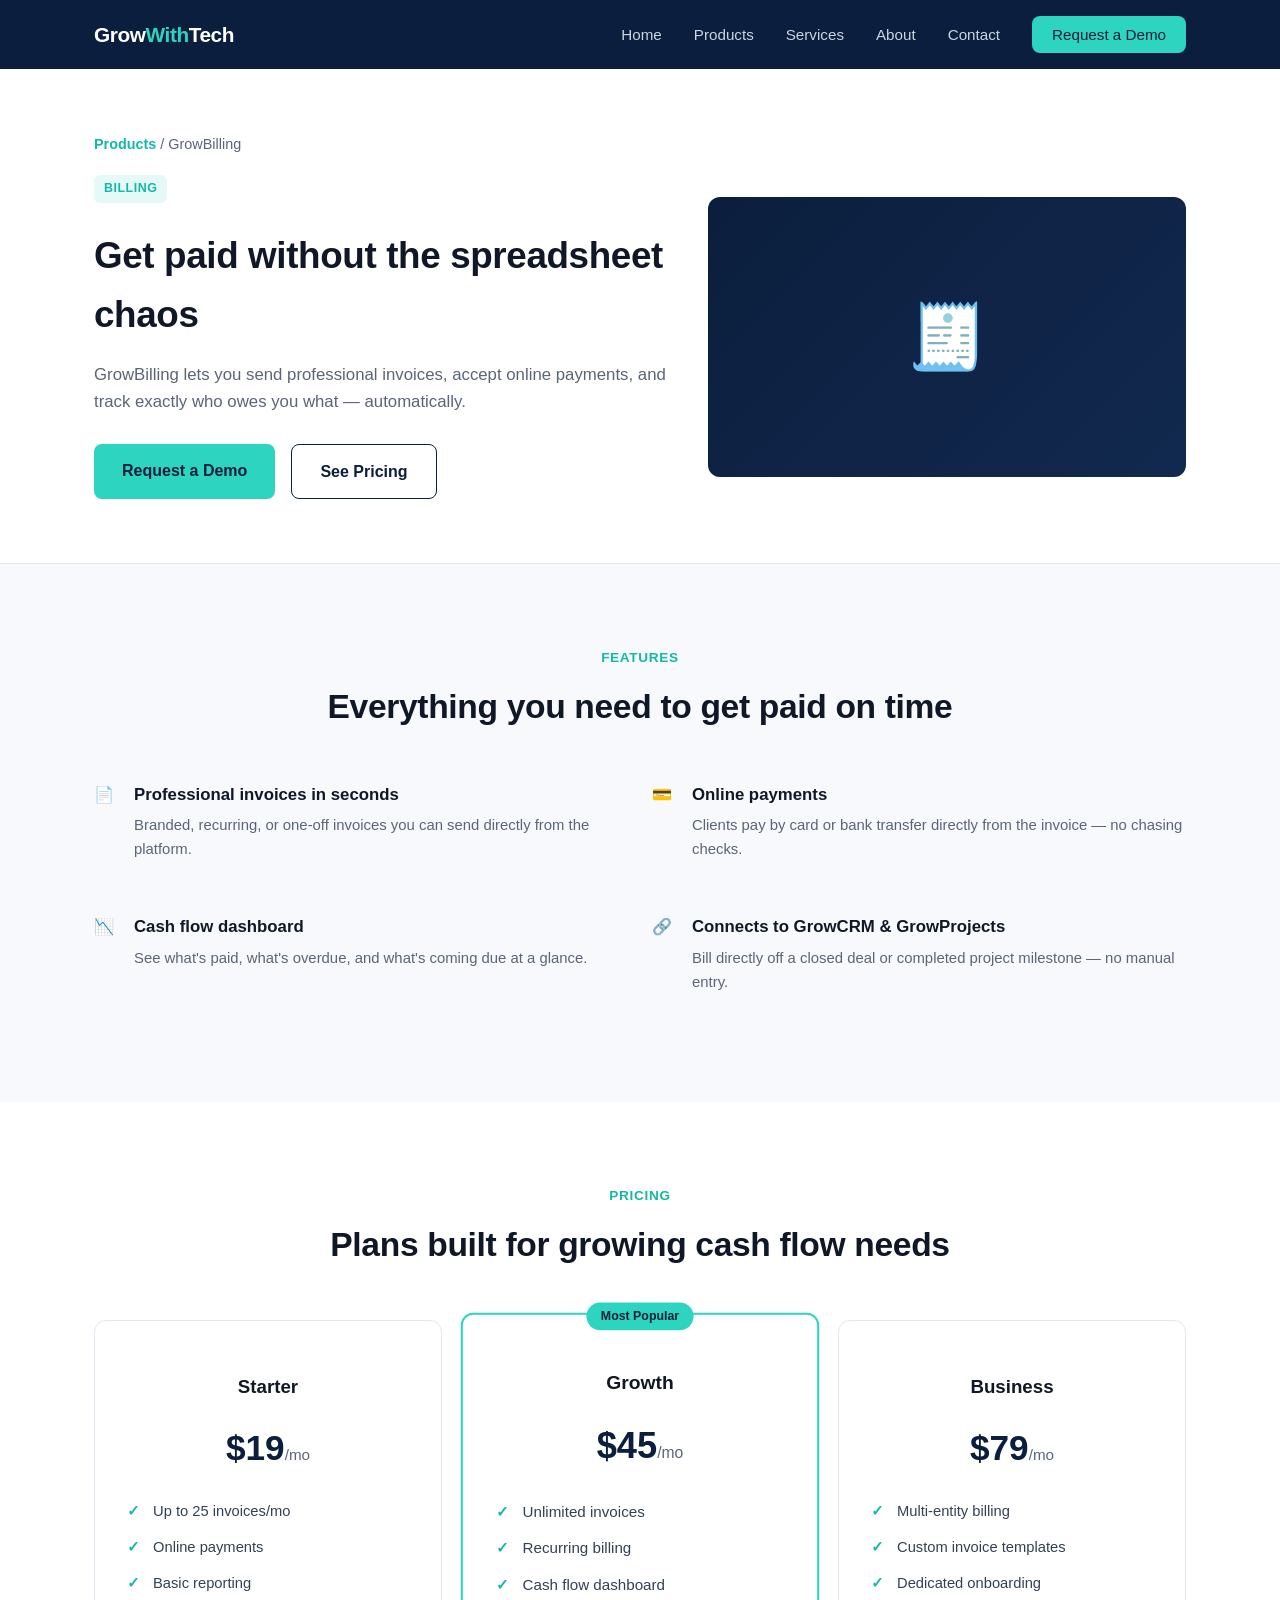
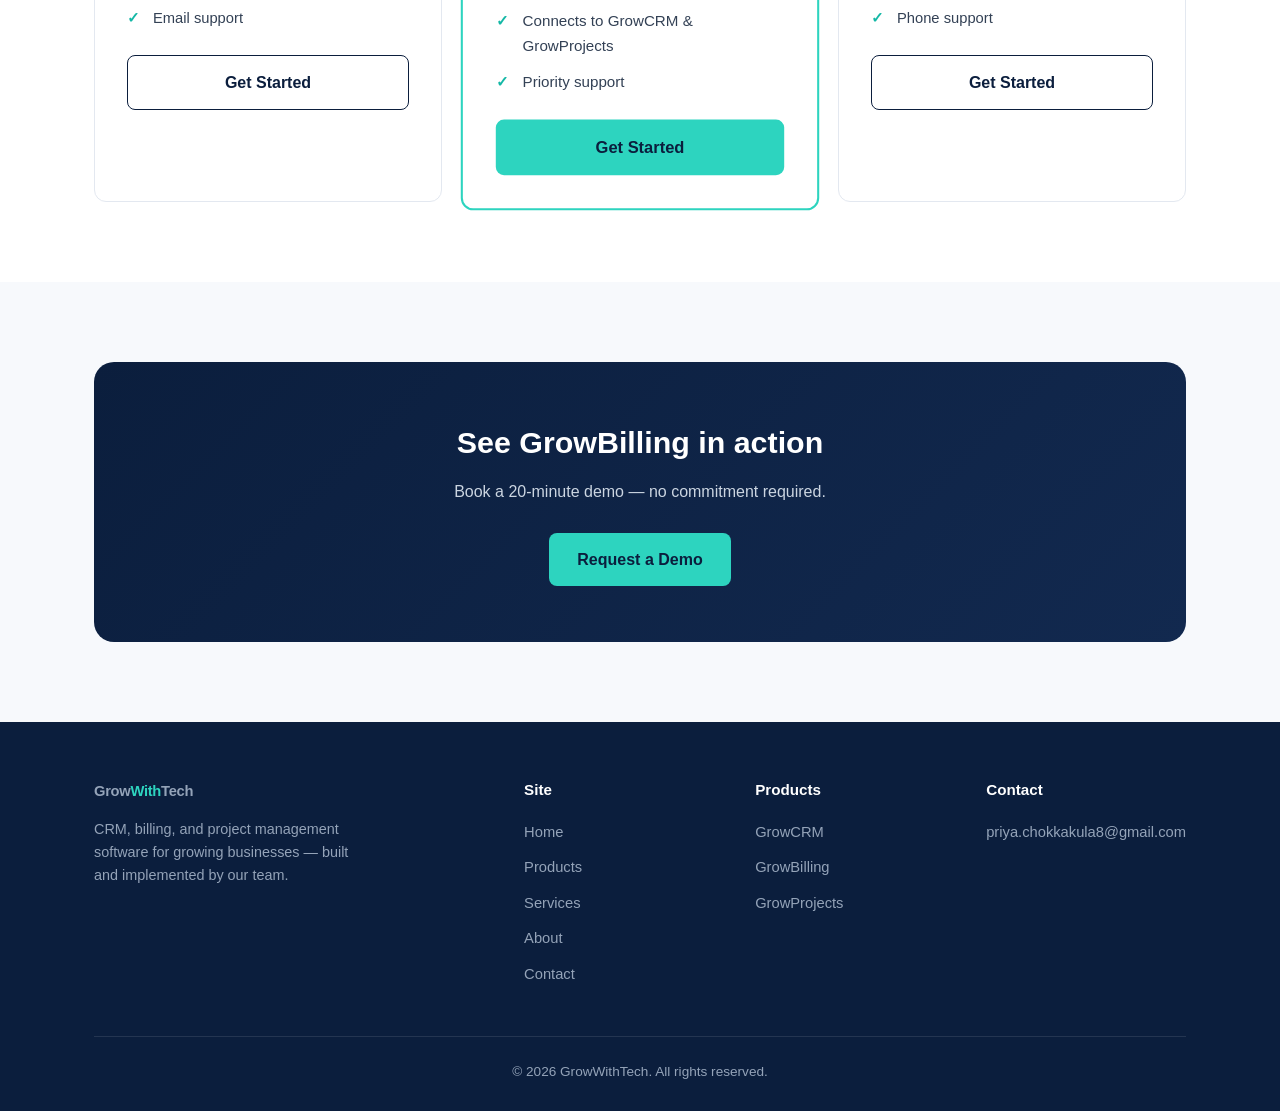
<file: products/billing.html>
<!DOCTYPE html>
<html lang="en">
<head>
<meta charset="UTF-8">
<meta name="viewport" content="width=device-width, initial-scale=1.0">
<title>GrowBilling — GrowWithTech</title>
<meta name="description" content="GrowBilling helps growing businesses send invoices, collect payments, and track cash flow in one place.">
<link rel="stylesheet" href="../css/style.css">
</head>
<body>

<header>
  <nav class="nav">
    <a href="../index.html" class="logo">Grow<span>With</span>Tech</a>
    <ul class="nav-links">
      <li><a href="../index.html">Home</a></li>
      <li><a href="../products.html">Products</a></li>
      <li><a href="../services.html">Services</a></li>
      <li><a href="../about.html">About</a></li>
      <li><a href="../contact.html">Contact</a></li>
      <li><a href="../contact.html" class="nav-cta">Request a Demo</a></li>
    </ul>
    <button class="nav-toggle" aria-label="Toggle menu">☰</button>
  </nav>
</header>

<div class="product-hero">
  <div class="container">
    <div class="breadcrumb"><a href="../products.html">Products</a> / GrowBilling</div>
    <div class="product-hero-grid">
      <div>
        <span class="tag">Billing</span>
        <h1>Get paid without the spreadsheet chaos</h1>
        <p class="sub">GrowBilling lets you send professional invoices, accept online payments, and track exactly who owes you what — automatically.</p>
        <div class="btn-row" style="justify-content:flex-start;">
          <a href="../contact.html" class="btn btn-primary">Request a Demo</a>
          <a href="#pricing" class="btn btn-outline" style="color:var(--navy); border-color:var(--navy);">See Pricing</a>
        </div>
      </div>
      <div class="product-visual">🧾</div>
    </div>
  </div>
</div>

<section>
  <div class="container">
    <div class="section-head">
      <span class="eyebrow-dark">Features</span>
      <h2>Everything you need to get paid on time</h2>
    </div>
    <div class="grid-2">
      <div class="feature-row">
        <div class="icon" style="margin-bottom:0;">📄</div>
        <div><h3>Professional invoices in seconds</h3><p>Branded, recurring, or one-off invoices you can send directly from the platform.</p></div>
      </div>
      <div class="feature-row">
        <div class="icon" style="margin-bottom:0;">💳</div>
        <div><h3>Online payments</h3><p>Clients pay by card or bank transfer directly from the invoice — no chasing checks.</p></div>
      </div>
      <div class="feature-row">
        <div class="icon" style="margin-bottom:0;">📉</div>
        <div><h3>Cash flow dashboard</h3><p>See what's paid, what's overdue, and what's coming due at a glance.</p></div>
      </div>
      <div class="feature-row">
        <div class="icon" style="margin-bottom:0;">🔗</div>
        <div><h3>Connects to GrowCRM &amp; GrowProjects</h3><p>Bill directly off a closed deal or completed project milestone — no manual entry.</p></div>
      </div>
    </div>
  </div>
</section>

<section class="section-alt" id="pricing">
  <div class="container">
    <div class="section-head">
      <span class="eyebrow-dark">Pricing</span>
      <h2>Plans built for growing cash flow needs</h2>
    </div>
    <div class="grid-3">
      <div class="pricing-card">
        <h3>Starter</h3>
        <div class="price">$19<span>/mo</span></div>
        <ul>
          <li>Up to 25 invoices/mo</li>
          <li>Online payments</li>
          <li>Basic reporting</li>
          <li>Email support</li>
        </ul>
        <a href="../contact.html" class="btn btn-outline" style="color:var(--navy); border-color:var(--navy); width:100%; text-align:center;">Get Started</a>
      </div>
      <div class="pricing-card featured">
        <span class="badge">Most Popular</span>
        <h3>Growth</h3>
        <div class="price">$45<span>/mo</span></div>
        <ul>
          <li>Unlimited invoices</li>
          <li>Recurring billing</li>
          <li>Cash flow dashboard</li>
          <li>Connects to GrowCRM &amp; GrowProjects</li>
          <li>Priority support</li>
        </ul>
        <a href="../contact.html" class="btn btn-primary" style="width:100%; text-align:center;">Get Started</a>
      </div>
      <div class="pricing-card">
        <h3>Business</h3>
        <div class="price">$79<span>/mo</span></div>
        <ul>
          <li>Multi-entity billing</li>
          <li>Custom invoice templates</li>
          <li>Dedicated onboarding</li>
          <li>Phone support</li>
        </ul>
        <a href="../contact.html" class="btn btn-outline" style="color:var(--navy); border-color:var(--navy); width:100%; text-align:center;">Get Started</a>
      </div>
    </div>
  </div>
</section>

<section>
  <div class="container">
    <div class="cta-banner">
      <h2>See GrowBilling in action</h2>
      <p>Book a 20-minute demo — no commitment required.</p>
      <a href="../contact.html" class="btn btn-primary">Request a Demo</a>
    </div>
  </div>
</section>

<footer>
  <div class="container">
    <div class="footer-grid">
      <div>
        <a href="../index.html" class="logo">Grow<span>With</span>Tech</a>
        <p style="margin-top:14px; font-size:0.9rem; max-width:280px;">CRM, billing, and project management software for growing businesses — built and implemented by our team.</p>
      </div>
      <div>
        <h4>Site</h4>
        <ul>
          <li><a href="../index.html">Home</a></li>
          <li><a href="../products.html">Products</a></li>
          <li><a href="../services.html">Services</a></li>
          <li><a href="../about.html">About</a></li>
          <li><a href="../contact.html">Contact</a></li>
        </ul>
      </div>
      <div>
        <h4>Products</h4>
        <ul>
          <li><a href="crm.html">GrowCRM</a></li>
          <li><a href="billing.html">GrowBilling</a></li>
          <li><a href="project-management.html">GrowProjects</a></li>
        </ul>
      </div>
      <div>
        <h4>Contact</h4>
        <ul>
          <li><a href="mailto:priya.chokkakula8@gmail.com">priya.chokkakula8@gmail.com</a></li>
        </ul>
      </div>
    </div>
    <div class="footer-bottom">&copy; 2026 GrowWithTech. All rights reserved.</div>
  </div>
</footer>

<script src="../js/main.js"></script>
</body>
</html>
</file>
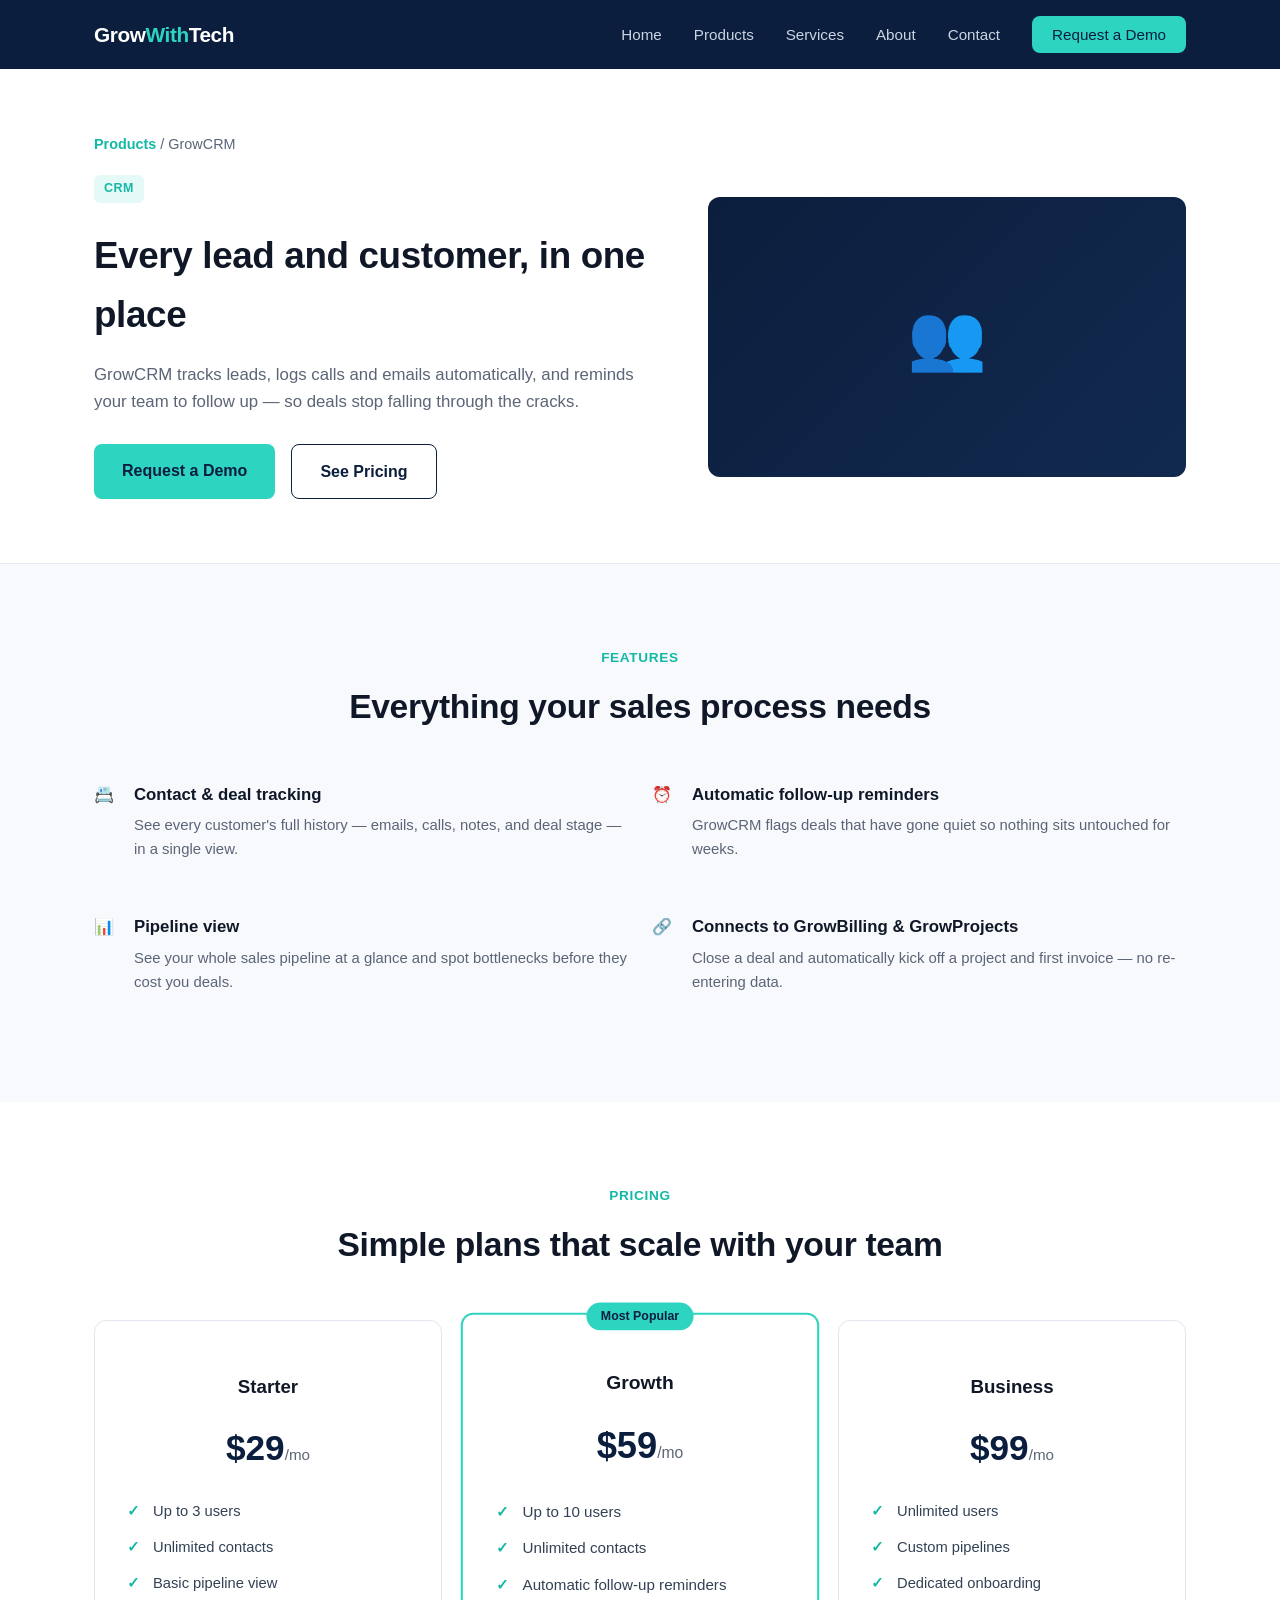
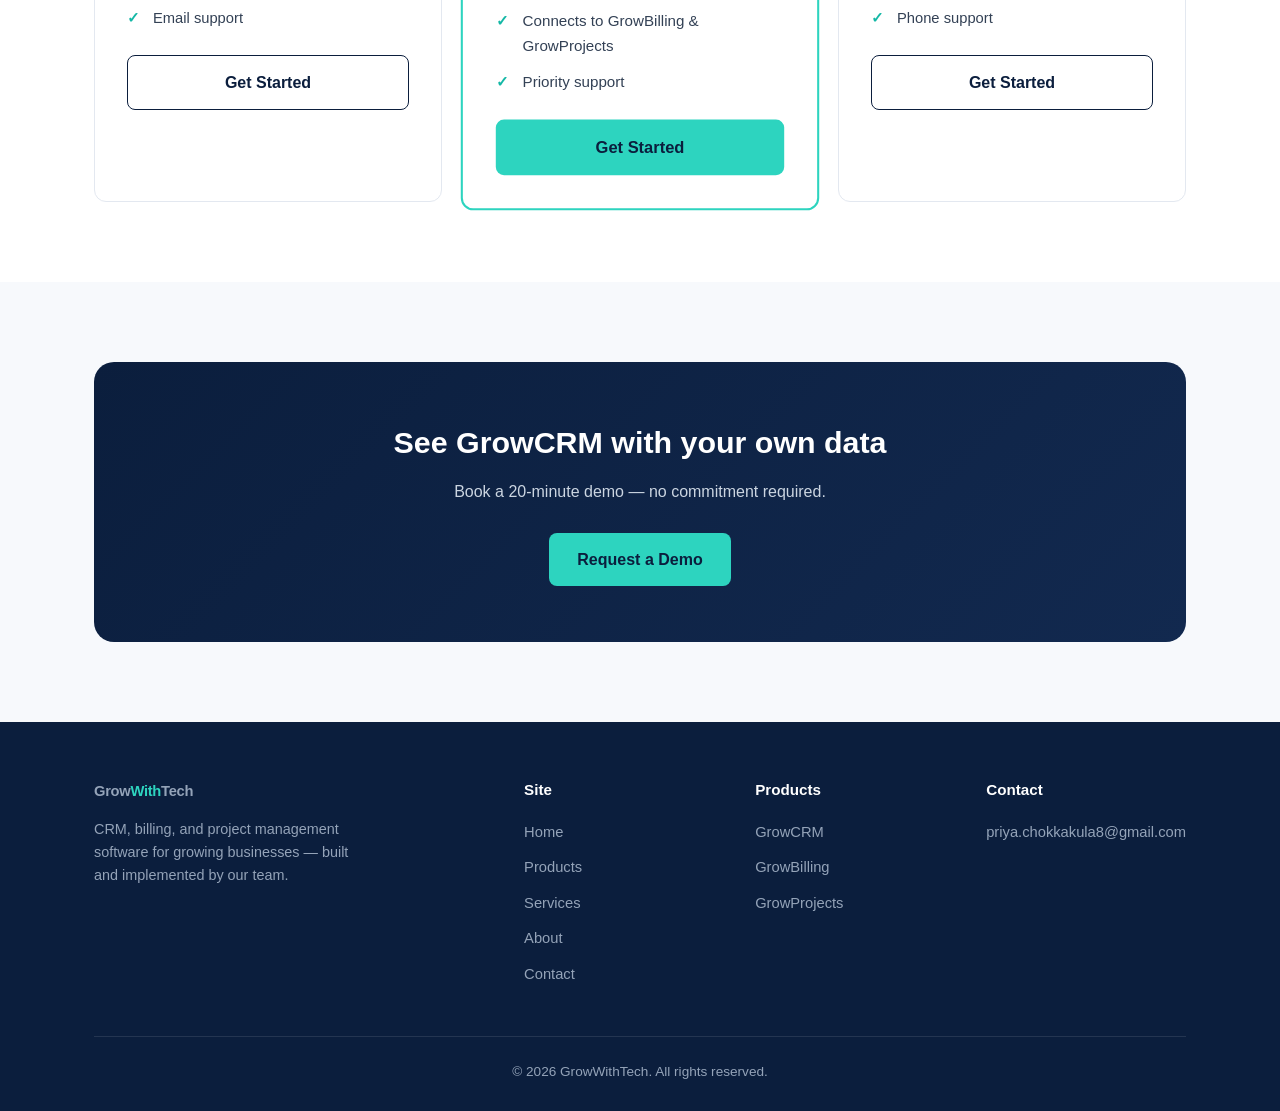
<file: products/crm.html>
<!DOCTYPE html>
<html lang="en">
<head>
<meta charset="UTF-8">
<meta name="viewport" content="width=device-width, initial-scale=1.0">
<title>GrowCRM — GrowWithTech</title>
<meta name="description" content="GrowCRM helps growing businesses track leads, customers, and deals in one place with automatic follow-up reminders.">
<link rel="stylesheet" href="../css/style.css">
</head>
<body>

<header>
  <nav class="nav">
    <a href="../index.html" class="logo">Grow<span>With</span>Tech</a>
    <ul class="nav-links">
      <li><a href="../index.html">Home</a></li>
      <li><a href="../products.html">Products</a></li>
      <li><a href="../services.html">Services</a></li>
      <li><a href="../about.html">About</a></li>
      <li><a href="../contact.html">Contact</a></li>
      <li><a href="../contact.html" class="nav-cta">Request a Demo</a></li>
    </ul>
    <button class="nav-toggle" aria-label="Toggle menu">☰</button>
  </nav>
</header>

<div class="product-hero">
  <div class="container">
    <div class="breadcrumb"><a href="../products.html">Products</a> / GrowCRM</div>
    <div class="product-hero-grid">
      <div>
        <span class="tag">CRM</span>
        <h1>Every lead and customer, in one place</h1>
        <p class="sub">GrowCRM tracks leads, logs calls and emails automatically, and reminds your team to follow up — so deals stop falling through the cracks.</p>
        <div class="btn-row" style="justify-content:flex-start;">
          <a href="../contact.html" class="btn btn-primary">Request a Demo</a>
          <a href="#pricing" class="btn btn-outline" style="color:var(--navy); border-color:var(--navy);">See Pricing</a>
        </div>
      </div>
      <div class="product-visual">👥</div>
    </div>
  </div>
</div>

<section>
  <div class="container">
    <div class="section-head">
      <span class="eyebrow-dark">Features</span>
      <h2>Everything your sales process needs</h2>
    </div>
    <div class="grid-2">
      <div class="feature-row">
        <div class="icon" style="margin-bottom:0;">📇</div>
        <div><h3>Contact &amp; deal tracking</h3><p>See every customer's full history — emails, calls, notes, and deal stage — in a single view.</p></div>
      </div>
      <div class="feature-row">
        <div class="icon" style="margin-bottom:0;">⏰</div>
        <div><h3>Automatic follow-up reminders</h3><p>GrowCRM flags deals that have gone quiet so nothing sits untouched for weeks.</p></div>
      </div>
      <div class="feature-row">
        <div class="icon" style="margin-bottom:0;">📊</div>
        <div><h3>Pipeline view</h3><p>See your whole sales pipeline at a glance and spot bottlenecks before they cost you deals.</p></div>
      </div>
      <div class="feature-row">
        <div class="icon" style="margin-bottom:0;">🔗</div>
        <div><h3>Connects to GrowBilling &amp; GrowProjects</h3><p>Close a deal and automatically kick off a project and first invoice — no re-entering data.</p></div>
      </div>
    </div>
  </div>
</section>

<section class="section-alt" id="pricing">
  <div class="container">
    <div class="section-head">
      <span class="eyebrow-dark">Pricing</span>
      <h2>Simple plans that scale with your team</h2>
    </div>
    <div class="grid-3">
      <div class="pricing-card">
        <h3>Starter</h3>
        <div class="price">$29<span>/mo</span></div>
        <ul>
          <li>Up to 3 users</li>
          <li>Unlimited contacts</li>
          <li>Basic pipeline view</li>
          <li>Email support</li>
        </ul>
        <a href="../contact.html" class="btn btn-outline" style="color:var(--navy); border-color:var(--navy); width:100%; text-align:center;">Get Started</a>
      </div>
      <div class="pricing-card featured">
        <span class="badge">Most Popular</span>
        <h3>Growth</h3>
        <div class="price">$59<span>/mo</span></div>
        <ul>
          <li>Up to 10 users</li>
          <li>Unlimited contacts</li>
          <li>Automatic follow-up reminders</li>
          <li>Connects to GrowBilling &amp; GrowProjects</li>
          <li>Priority support</li>
        </ul>
        <a href="../contact.html" class="btn btn-primary" style="width:100%; text-align:center;">Get Started</a>
      </div>
      <div class="pricing-card">
        <h3>Business</h3>
        <div class="price">$99<span>/mo</span></div>
        <ul>
          <li>Unlimited users</li>
          <li>Custom pipelines</li>
          <li>Dedicated onboarding</li>
          <li>Phone support</li>
        </ul>
        <a href="../contact.html" class="btn btn-outline" style="color:var(--navy); border-color:var(--navy); width:100%; text-align:center;">Get Started</a>
      </div>
    </div>
  </div>
</section>

<section>
  <div class="container">
    <div class="cta-banner">
      <h2>See GrowCRM with your own data</h2>
      <p>Book a 20-minute demo — no commitment required.</p>
      <a href="../contact.html" class="btn btn-primary">Request a Demo</a>
    </div>
  </div>
</section>

<footer>
  <div class="container">
    <div class="footer-grid">
      <div>
        <a href="../index.html" class="logo">Grow<span>With</span>Tech</a>
        <p style="margin-top:14px; font-size:0.9rem; max-width:280px;">CRM, billing, and project management software for growing businesses — built and implemented by our team.</p>
      </div>
      <div>
        <h4>Site</h4>
        <ul>
          <li><a href="../index.html">Home</a></li>
          <li><a href="../products.html">Products</a></li>
          <li><a href="../services.html">Services</a></li>
          <li><a href="../about.html">About</a></li>
          <li><a href="../contact.html">Contact</a></li>
        </ul>
      </div>
      <div>
        <h4>Products</h4>
        <ul>
          <li><a href="crm.html">GrowCRM</a></li>
          <li><a href="billing.html">GrowBilling</a></li>
          <li><a href="project-management.html">GrowProjects</a></li>
        </ul>
      </div>
      <div>
        <h4>Contact</h4>
        <ul>
          <li><a href="mailto:priya.chokkakula8@gmail.com">priya.chokkakula8@gmail.com</a></li>
        </ul>
      </div>
    </div>
    <div class="footer-bottom">&copy; 2026 GrowWithTech. All rights reserved.</div>
  </div>
</footer>

<script src="../js/main.js"></script>
</body>
</html>
</file>
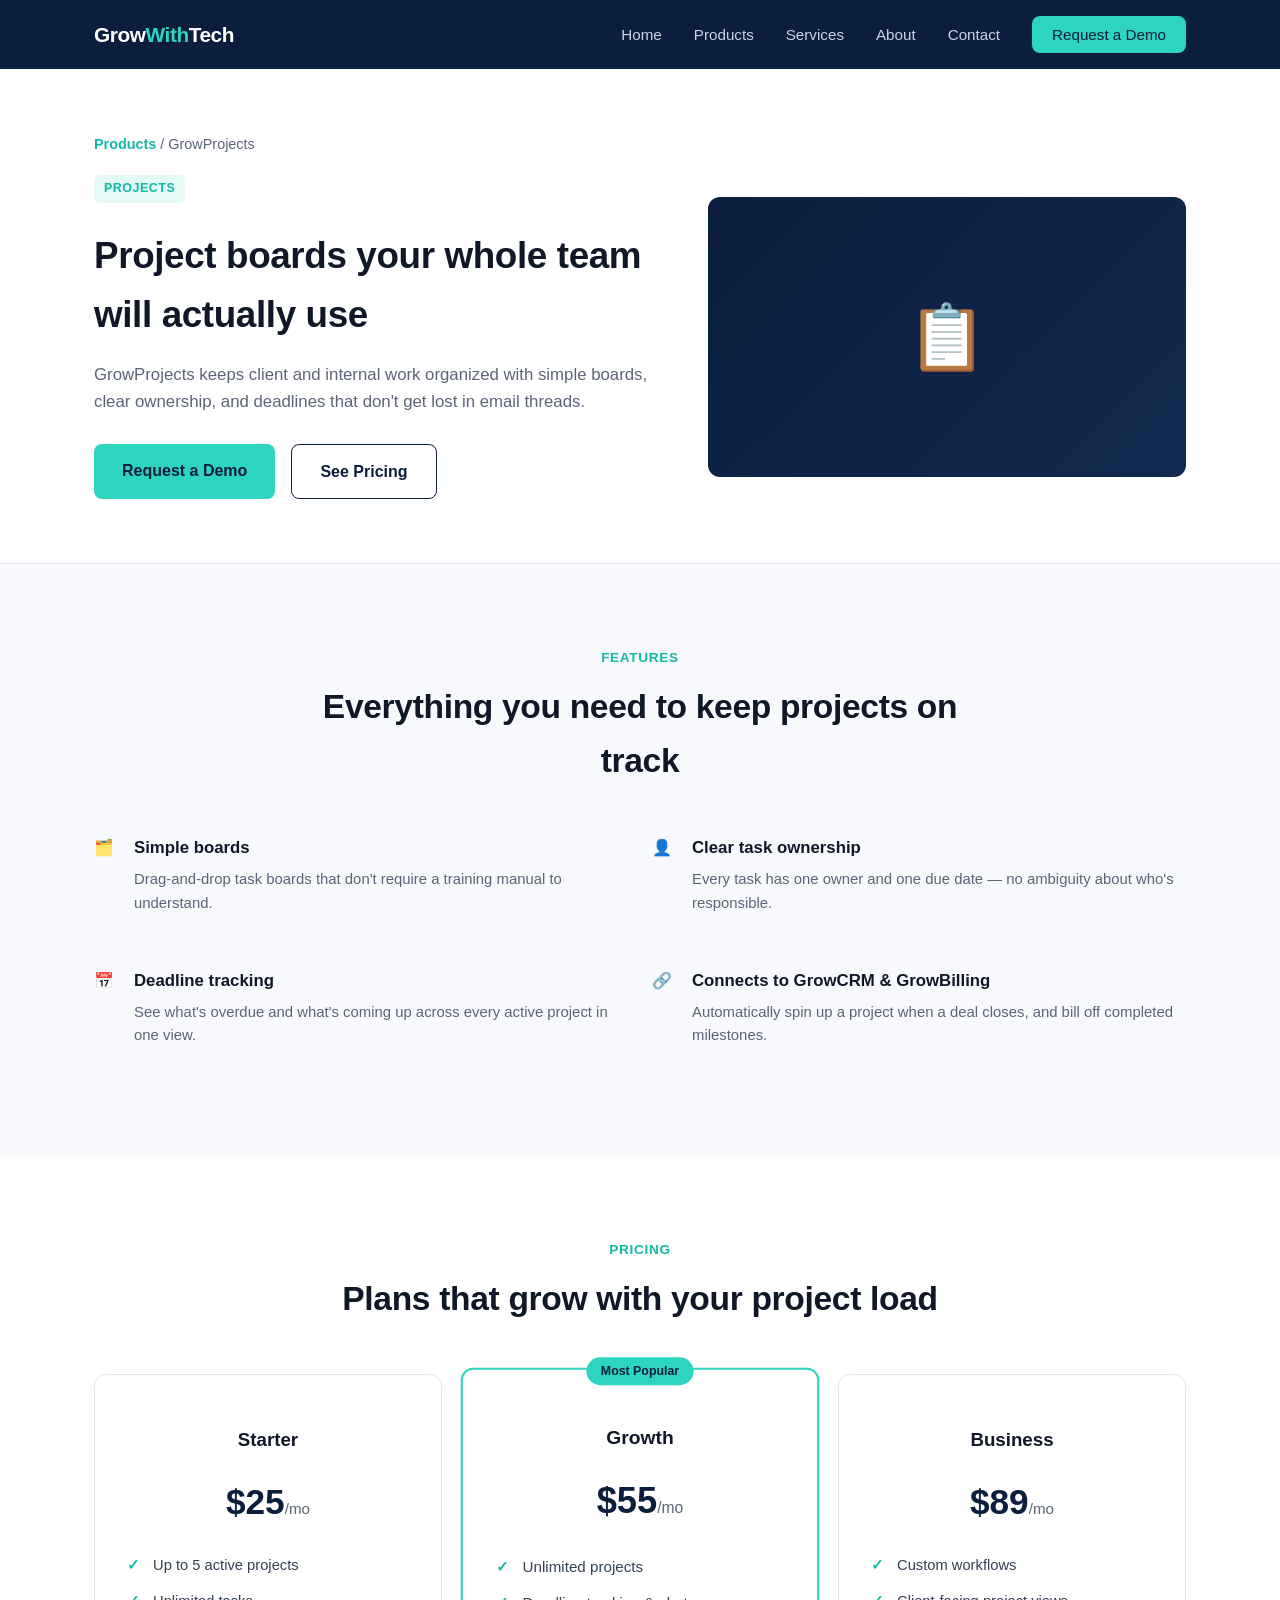
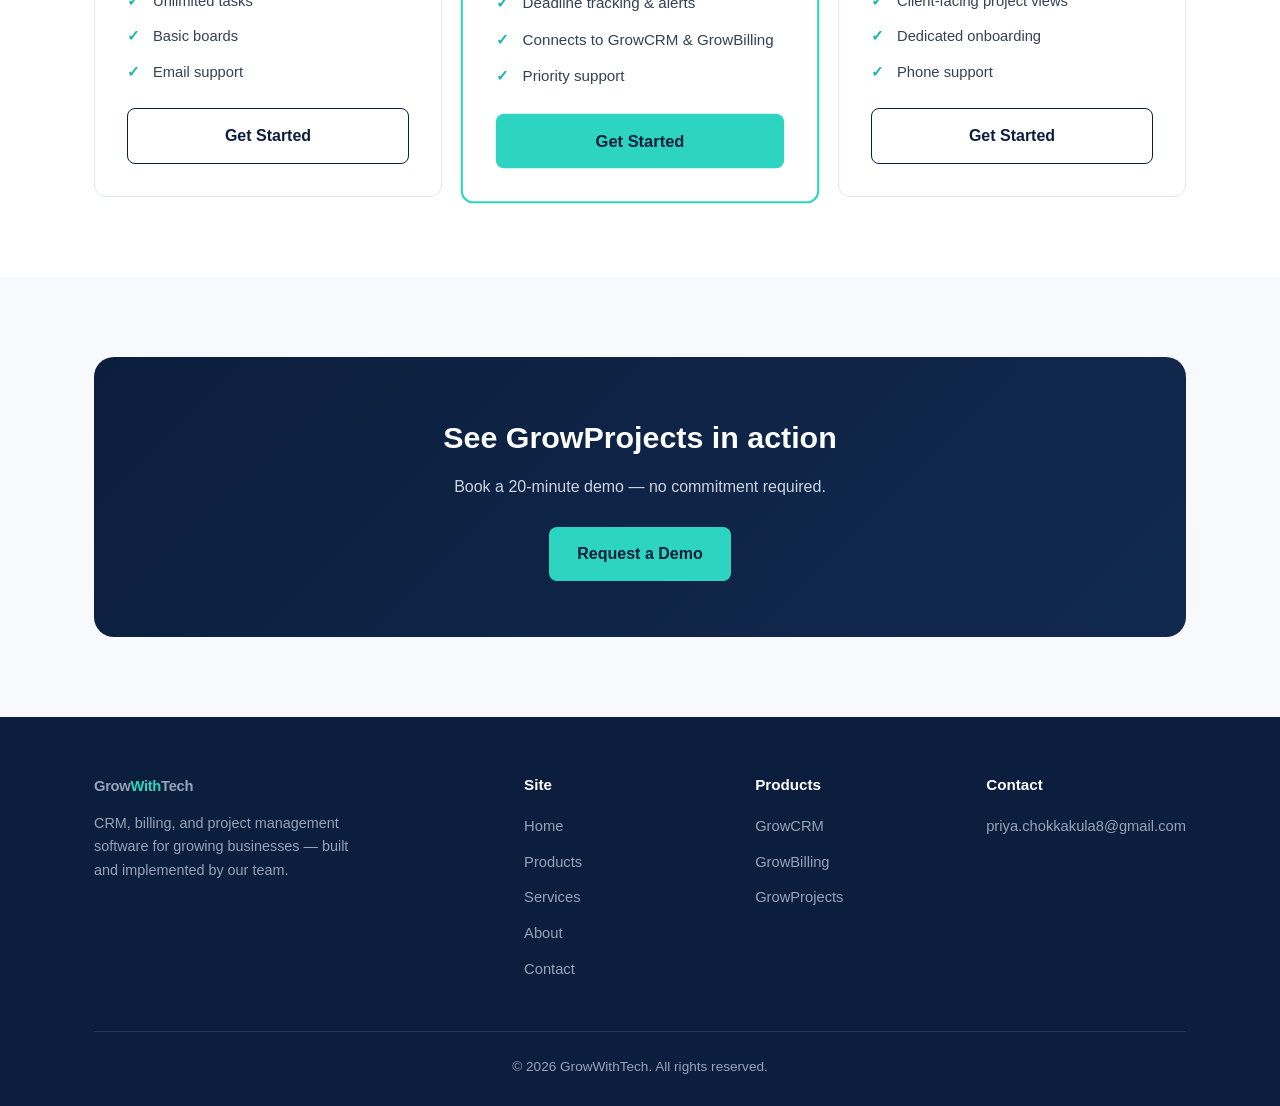
<file: products/project-management.html>
<!DOCTYPE html>
<html lang="en">
<head>
<meta charset="UTF-8">
<meta name="viewport" content="width=device-width, initial-scale=1.0">
<title>GrowProjects — GrowWithTech</title>
<meta name="description" content="GrowProjects helps growing businesses plan, assign, and track client and internal projects on simple boards.">
<link rel="stylesheet" href="../css/style.css">
</head>
<body>

<header>
  <nav class="nav">
    <a href="../index.html" class="logo">Grow<span>With</span>Tech</a>
    <ul class="nav-links">
      <li><a href="../index.html">Home</a></li>
      <li><a href="../products.html">Products</a></li>
      <li><a href="../services.html">Services</a></li>
      <li><a href="../about.html">About</a></li>
      <li><a href="../contact.html">Contact</a></li>
      <li><a href="../contact.html" class="nav-cta">Request a Demo</a></li>
    </ul>
    <button class="nav-toggle" aria-label="Toggle menu">☰</button>
  </nav>
</header>

<div class="product-hero">
  <div class="container">
    <div class="breadcrumb"><a href="../products.html">Products</a> / GrowProjects</div>
    <div class="product-hero-grid">
      <div>
        <span class="tag">Projects</span>
        <h1>Project boards your whole team will actually use</h1>
        <p class="sub">GrowProjects keeps client and internal work organized with simple boards, clear ownership, and deadlines that don't get lost in email threads.</p>
        <div class="btn-row" style="justify-content:flex-start;">
          <a href="../contact.html" class="btn btn-primary">Request a Demo</a>
          <a href="#pricing" class="btn btn-outline" style="color:var(--navy); border-color:var(--navy);">See Pricing</a>
        </div>
      </div>
      <div class="product-visual">📋</div>
    </div>
  </div>
</div>

<section>
  <div class="container">
    <div class="section-head">
      <span class="eyebrow-dark">Features</span>
      <h2>Everything you need to keep projects on track</h2>
    </div>
    <div class="grid-2">
      <div class="feature-row">
        <div class="icon" style="margin-bottom:0;">🗂️</div>
        <div><h3>Simple boards</h3><p>Drag-and-drop task boards that don't require a training manual to understand.</p></div>
      </div>
      <div class="feature-row">
        <div class="icon" style="margin-bottom:0;">👤</div>
        <div><h3>Clear task ownership</h3><p>Every task has one owner and one due date — no ambiguity about who's responsible.</p></div>
      </div>
      <div class="feature-row">
        <div class="icon" style="margin-bottom:0;">📅</div>
        <div><h3>Deadline tracking</h3><p>See what's overdue and what's coming up across every active project in one view.</p></div>
      </div>
      <div class="feature-row">
        <div class="icon" style="margin-bottom:0;">🔗</div>
        <div><h3>Connects to GrowCRM &amp; GrowBilling</h3><p>Automatically spin up a project when a deal closes, and bill off completed milestones.</p></div>
      </div>
    </div>
  </div>
</section>

<section class="section-alt" id="pricing">
  <div class="container">
    <div class="section-head">
      <span class="eyebrow-dark">Pricing</span>
      <h2>Plans that grow with your project load</h2>
    </div>
    <div class="grid-3">
      <div class="pricing-card">
        <h3>Starter</h3>
        <div class="price">$25<span>/mo</span></div>
        <ul>
          <li>Up to 5 active projects</li>
          <li>Unlimited tasks</li>
          <li>Basic boards</li>
          <li>Email support</li>
        </ul>
        <a href="../contact.html" class="btn btn-outline" style="color:var(--navy); border-color:var(--navy); width:100%; text-align:center;">Get Started</a>
      </div>
      <div class="pricing-card featured">
        <span class="badge">Most Popular</span>
        <h3>Growth</h3>
        <div class="price">$55<span>/mo</span></div>
        <ul>
          <li>Unlimited projects</li>
          <li>Deadline tracking &amp; alerts</li>
          <li>Connects to GrowCRM &amp; GrowBilling</li>
          <li>Priority support</li>
        </ul>
        <a href="../contact.html" class="btn btn-primary" style="width:100%; text-align:center;">Get Started</a>
      </div>
      <div class="pricing-card">
        <h3>Business</h3>
        <div class="price">$89<span>/mo</span></div>
        <ul>
          <li>Custom workflows</li>
          <li>Client-facing project views</li>
          <li>Dedicated onboarding</li>
          <li>Phone support</li>
        </ul>
        <a href="../contact.html" class="btn btn-outline" style="color:var(--navy); border-color:var(--navy); width:100%; text-align:center;">Get Started</a>
      </div>
    </div>
  </div>
</section>

<section>
  <div class="container">
    <div class="cta-banner">
      <h2>See GrowProjects in action</h2>
      <p>Book a 20-minute demo — no commitment required.</p>
      <a href="../contact.html" class="btn btn-primary">Request a Demo</a>
    </div>
  </div>
</section>

<footer>
  <div class="container">
    <div class="footer-grid">
      <div>
        <a href="../index.html" class="logo">Grow<span>With</span>Tech</a>
        <p style="margin-top:14px; font-size:0.9rem; max-width:280px;">CRM, billing, and project management software for growing businesses — built and implemented by our team.</p>
      </div>
      <div>
        <h4>Site</h4>
        <ul>
          <li><a href="../index.html">Home</a></li>
          <li><a href="../products.html">Products</a></li>
          <li><a href="../services.html">Services</a></li>
          <li><a href="../about.html">About</a></li>
          <li><a href="../contact.html">Contact</a></li>
        </ul>
      </div>
      <div>
        <h4>Products</h4>
        <ul>
          <li><a href="crm.html">GrowCRM</a></li>
          <li><a href="billing.html">GrowBilling</a></li>
          <li><a href="project-management.html">GrowProjects</a></li>
        </ul>
      </div>
      <div>
        <h4>Contact</h4>
        <ul>
          <li><a href="mailto:priya.chokkakula8@gmail.com">priya.chokkakula8@gmail.com</a></li>
        </ul>
      </div>
    </div>
    <div class="footer-bottom">&copy; 2026 GrowWithTech. All rights reserved.</div>
  </div>
</footer>

<script src="../js/main.js"></script>
</body>
</html>
</file>
<file: css/style.css>
:root {
  --navy: #0b1e3d;
  --navy-light: #12294f;
  --accent: #2dd4bf;
  --accent-dark: #14b8a6;
  --ink: #101828;
  --muted: #5b6577;
  --bg: #f7f9fc;
  --white: #ffffff;
  --border: #e3e8f0;
  --radius: 12px;
  --max-width: 1140px;
}

* { box-sizing: border-box; }

body {
  margin: 0;
  font-family: -apple-system, BlinkMacSystemFont, "Segoe UI", Roboto, Helvetica, Arial, sans-serif;
  color: var(--ink);
  background: var(--bg);
  line-height: 1.6;
}

img { max-width: 100%; display: block; }
a { color: inherit; text-decoration: none; }

.container {
  max-width: var(--max-width);
  margin: 0 auto;
  padding: 0 24px;
}

header {
  background: var(--navy);
  position: sticky;
  top: 0;
  z-index: 100;
}

.nav {
  display: flex;
  align-items: center;
  justify-content: space-between;
  padding: 18px 24px;
  max-width: var(--max-width);
  margin: 0 auto;
  position: relative;
}

.logo {
  color: var(--white);
  font-weight: 700;
  font-size: 1.3rem;
  letter-spacing: -0.02em;
}

.logo span { color: var(--accent); }

.nav-links {
  display: flex;
  gap: 32px;
  list-style: none;
  margin: 0;
  padding: 0;
  align-items: center;
}

.nav-links a {
  color: #cbd5e1;
  font-weight: 500;
  font-size: 0.95rem;
  transition: color 0.15s ease;
}

.nav-links a:hover, .nav-links a.active { color: var(--white); }

.nav-cta {
  background: var(--accent);
  color: var(--navy) !important;
  padding: 10px 20px;
  border-radius: 8px;
  font-weight: 600;
}

.nav-cta:hover { background: var(--accent-dark); }

.nav-toggle {
  display: none;
  background: none;
  border: none;
  color: var(--white);
  font-size: 1.6rem;
  cursor: pointer;
}

.hero {
  background: linear-gradient(135deg, var(--navy) 0%, var(--navy-light) 100%);
  color: var(--white);
  padding: 90px 0 100px;
  text-align: center;
}

.hero .eyebrow {
  display: inline-block;
  background: rgba(45, 212, 191, 0.15);
  color: var(--accent);
  padding: 6px 16px;
  border-radius: 999px;
  font-size: 0.85rem;
  font-weight: 600;
  margin-bottom: 24px;
}

.hero h1 {
  font-size: 2.8rem;
  line-height: 1.15;
  max-width: 780px;
  margin: 0 auto 20px;
  letter-spacing: -0.02em;
}

.hero p {
  font-size: 1.15rem;
  color: #cbd5e1;
  max-width: 620px;
  margin: 0 auto 36px;
}

.btn-row {
  display: flex;
  gap: 16px;
  justify-content: center;
  flex-wrap: wrap;
}

.btn {
  display: inline-block;
  padding: 14px 28px;
  border-radius: 8px;
  font-weight: 600;
  font-size: 1rem;
  cursor: pointer;
  border: none;
  transition: transform 0.15s ease, background 0.15s ease;
}

.btn:hover { transform: translateY(-1px); }
.btn-primary { background: var(--accent); color: var(--navy); }
.btn-primary:hover { background: var(--accent-dark); }
.btn-outline { background: transparent; color: var(--white); border: 1px solid rgba(255,255,255,0.3); }
.btn-outline:hover { background: rgba(255,255,255,0.08); }

section { padding: 80px 0; }

.section-head {
  text-align: center;
  max-width: 640px;
  margin: 0 auto 48px;
}

.section-head .eyebrow-dark {
  color: var(--accent-dark);
  font-weight: 700;
  font-size: 0.85rem;
  text-transform: uppercase;
  letter-spacing: 0.05em;
}

.section-head h2 { font-size: 2.1rem; margin: 10px 0 12px; letter-spacing: -0.01em; }
.section-head p { color: var(--muted); font-size: 1.05rem; }

.grid-3 { display: grid; grid-template-columns: repeat(3, 1fr); gap: 24px; }
.grid-2 { display: grid; grid-template-columns: repeat(2, 1fr); gap: 24px; }

.card {
  background: var(--white);
  border: 1px solid var(--border);
  border-radius: var(--radius);
  padding: 32px;
  transition: box-shadow 0.15s ease, transform 0.15s ease;
}

.card:hover { box-shadow: 0 12px 24px rgba(11, 30, 61, 0.08); transform: translateY(-2px); }

.card .icon {
  width: 48px;
  height: 48px;
  border-radius: 10px;
  background: rgba(45, 212, 191, 0.12);
  color: var(--accent-dark);
  display: flex;
  align-items: center;
  justify-content: center;
  font-size: 1.4rem;
  margin-bottom: 18px;
}

.card h3 { margin: 0 0 10px; font-size: 1.2rem; }
.card p { color: var(--muted); margin: 0; font-size: 0.97rem; }

.tag {
  display: inline-block;
  background: rgba(45, 212, 191, 0.12);
  color: var(--accent-dark);
  font-size: 0.78rem;
  font-weight: 700;
  padding: 4px 10px;
  border-radius: 6px;
  text-transform: uppercase;
  letter-spacing: 0.04em;
  margin-bottom: 14px;
}

.course-card {
  background: var(--white);
  border: 1px solid var(--border);
  border-radius: var(--radius);
  overflow: hidden;
  transition: box-shadow 0.15s ease, transform 0.15s ease;
}

.course-card:hover { box-shadow: 0 12px 24px rgba(11, 30, 61, 0.08); transform: translateY(-2px); }

.course-card .thumb {
  height: 140px;
  background: linear-gradient(135deg, var(--navy), var(--navy-light));
  display: flex;
  align-items: center;
  justify-content: center;
  color: var(--accent);
  font-size: 2.2rem;
}

.course-card .body { padding: 24px; }
.course-card h3 { margin: 0 0 8px; font-size: 1.15rem; }
.course-card p { color: var(--muted); font-size: 0.95rem; margin: 0 0 16px; }

.meta-row {
  display: flex;
  justify-content: space-between;
  align-items: center;
  font-size: 0.85rem;
  color: var(--muted);
  border-top: 1px solid var(--border);
  padding-top: 14px;
}

.meta-row .level { background: var(--bg); padding: 3px 10px; border-radius: 6px; font-weight: 600; }

.section-alt { background: var(--white); }

.stats {
  display: grid;
  grid-template-columns: repeat(4, 1fr);
  gap: 24px;
  text-align: center;
  max-width: var(--max-width);
  margin: 0 auto;
}

.stats .num { font-size: 2.2rem; font-weight: 800; color: var(--navy); }
.stats .label { color: var(--muted); font-size: 0.9rem; margin-top: 4px; }

.cta-banner {
  background: linear-gradient(135deg, var(--navy) 0%, var(--navy-light) 100%);
  color: var(--white);
  border-radius: 20px;
  padding: 56px;
  text-align: center;
  max-width: var(--max-width);
  margin: 0 auto;
}

.cta-banner h2 { font-size: 1.9rem; margin: 0 0 12px; }
.cta-banner p { color: #cbd5e1; margin: 0 0 28px; }

.breadcrumb { font-size: 0.9rem; color: var(--muted); margin-bottom: 18px; }
.breadcrumb a { color: var(--accent-dark); font-weight: 600; }

.lesson-hero { background: var(--white); border-bottom: 1px solid var(--border); padding: 56px 0; }
.lesson-hero h1 { font-size: 2.2rem; margin: 10px 0 16px; letter-spacing: -0.01em; }
.lesson-hero .sub { color: var(--muted); font-size: 1.05rem; max-width: 700px; }

.lesson-meta {
  display: flex;
  gap: 24px;
  margin-top: 24px;
  flex-wrap: wrap;
  font-size: 0.9rem;
  color: var(--muted);
}

.lesson-meta strong { color: var(--ink); }

.lesson-body { max-width: 760px; margin: 0 auto; padding: 56px 24px; }
.lesson-body h2 { font-size: 1.5rem; margin: 40px 0 14px; }
.lesson-body h2:first-child { margin-top: 0; }
.lesson-body p { color: #334155; margin: 0 0 16px; }
.lesson-body ul, .lesson-body ol { color: #334155; padding-left: 22px; margin: 0 0 16px; }
.lesson-body li { margin-bottom: 8px; }

.callout {
  background: rgba(45, 212, 191, 0.08);
  border-left: 3px solid var(--accent);
  border-radius: 8px;
  padding: 18px 22px;
  margin: 24px 0;
  color: #0f2440;
  font-size: 0.97rem;
}

.checklist { background: var(--white); border: 1px solid var(--border); border-radius: var(--radius); padding: 24px 28px; margin: 24px 0; }
.checklist li { list-style: none; position: relative; padding-left: 28px; }
.checklist li::before { content: "✓"; position: absolute; left: 0; color: var(--accent-dark); font-weight: 700; }
.checklist ul { padding-left: 0; }

.form-card {
  background: var(--white);
  border: 1px solid var(--border);
  border-radius: var(--radius);
  padding: 40px;
  max-width: 560px;
  margin: 0 auto;
}

.form-group { margin-bottom: 20px; }
.form-group label { display: block; font-weight: 600; font-size: 0.9rem; margin-bottom: 6px; }

.form-group input, .form-group textarea, .form-group select {
  width: 100%;
  padding: 12px 14px;
  border: 1px solid var(--border);
  border-radius: 8px;
  font-size: 0.95rem;
  font-family: inherit;
  background: var(--bg);
}

.form-group textarea { min-height: 120px; resize: vertical; }

.contact-info {
  display: grid;
  grid-template-columns: repeat(3, 1fr);
  gap: 20px;
  max-width: var(--max-width);
  margin: 0 auto 48px;
}

.contact-info .card { text-align: center; }

footer { background: var(--navy); color: #94a3b8; padding: 56px 0 28px; }

.footer-grid {
  display: grid;
  grid-template-columns: 2fr 1fr 1fr 1fr;
  gap: 32px;
  margin-bottom: 40px;
}

.footer-grid h4 { color: var(--white); font-size: 0.95rem; margin: 0 0 16px; }
.footer-grid ul { list-style: none; padding: 0; margin: 0; }
.footer-grid li { margin-bottom: 10px; }
.footer-grid a { color: #94a3b8; font-size: 0.92rem; }
.footer-grid a:hover { color: var(--white); }

.footer-bottom { border-top: 1px solid rgba(255,255,255,0.1); padding-top: 24px; text-align: center; font-size: 0.85rem; }

@media (max-width: 860px) {
  .nav-links { display: none; }
  .nav-toggle { display: block; }
  .grid-3, .grid-2, .stats, .contact-info { grid-template-columns: 1fr; }
  .footer-grid { grid-template-columns: 1fr 1fr; }
  .hero h1 { font-size: 2.1rem; }
  .cta-banner { padding: 36px 24px; }
}

.nav-links.open {
  display: flex;
  flex-direction: column;
  position: absolute;
  top: 64px;
  left: 0;
  right: 0;
  background: var(--navy);
  padding: 20px 24px;
  gap: 18px;
  align-items: flex-start;
}

/* Pricing */
.pricing-card {
  background: var(--white);
  border: 1px solid var(--border);
  border-radius: var(--radius);
  padding: 32px;
  text-align: center;
  position: relative;
}

.pricing-card.featured {
  border: 2px solid var(--accent);
  transform: scale(1.03);
}

.pricing-card .badge {
  position: absolute;
  top: -12px;
  left: 50%;
  transform: translateX(-50%);
  background: var(--accent);
  color: var(--navy);
  font-size: 0.75rem;
  font-weight: 700;
  padding: 4px 14px;
  border-radius: 999px;
}

.pricing-card .price {
  font-size: 2.2rem;
  font-weight: 800;
  color: var(--navy);
  margin: 16px 0 4px;
}

.pricing-card .price span { font-size: 0.95rem; font-weight: 500; color: var(--muted); }

.pricing-card ul {
  list-style: none;
  padding: 0;
  margin: 24px 0;
  text-align: left;
}

.pricing-card li {
  padding-left: 26px;
  position: relative;
  margin-bottom: 12px;
  font-size: 0.92rem;
  color: #334155;
}

.pricing-card li::before {
  content: "✓";
  position: absolute;
  left: 0;
  color: var(--accent-dark);
  font-weight: 700;
}

/* Feature list with icon */
.feature-row {
  display: flex;
  gap: 20px;
  align-items: flex-start;
  margin-bottom: 28px;
}

.feature-row .icon {
  flex-shrink: 0;
  margin-bottom: 0;
}

.feature-row h3 { margin: 0 0 6px; font-size: 1.05rem; }
.feature-row p { margin: 0; color: var(--muted); font-size: 0.93rem; }

/* Logo strip */
.logo-strip {
  display: flex;
  justify-content: center;
  gap: 40px;
  flex-wrap: wrap;
  opacity: 0.7;
  font-weight: 700;
  color: var(--muted);
}

/* Product hero variant */
.product-hero {
  background: var(--white);
  border-bottom: 1px solid var(--border);
  padding: 64px 0;
}

.product-hero-grid {
  display: grid;
  grid-template-columns: 1.2fr 1fr;
  gap: 40px;
  align-items: center;
  max-width: var(--max-width);
  margin: 0 auto;
}

.product-hero h1 { font-size: 2.3rem; margin: 10px 0 16px; letter-spacing: -0.01em; }
.product-hero p.sub { color: var(--muted); font-size: 1.05rem; margin-bottom: 28px; }

.product-visual {
  background: linear-gradient(135deg, var(--navy), var(--navy-light));
  border-radius: var(--radius);
  height: 280px;
  display: flex;
  align-items: center;
  justify-content: center;
  font-size: 4rem;
  color: var(--accent);
}

@media (max-width: 860px) {
  .product-hero-grid { grid-template-columns: 1fr; }
}
</file>
